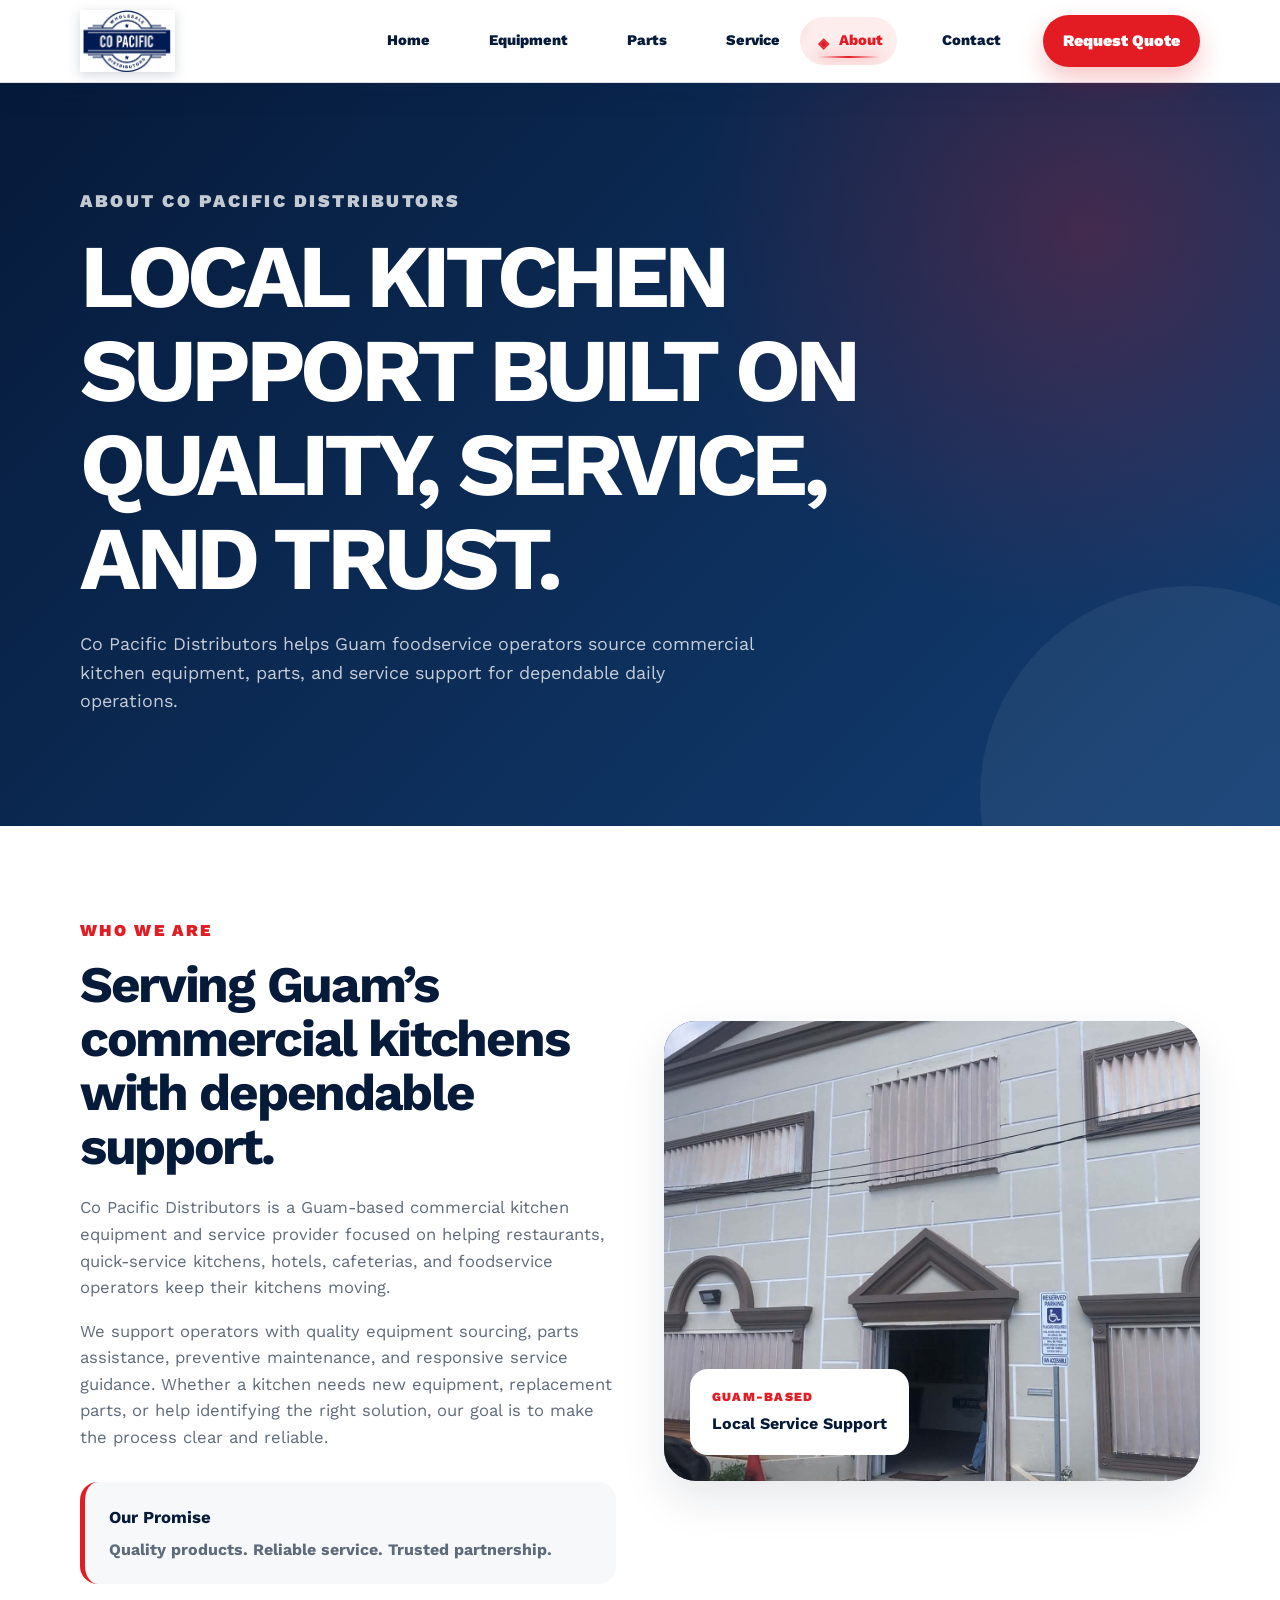
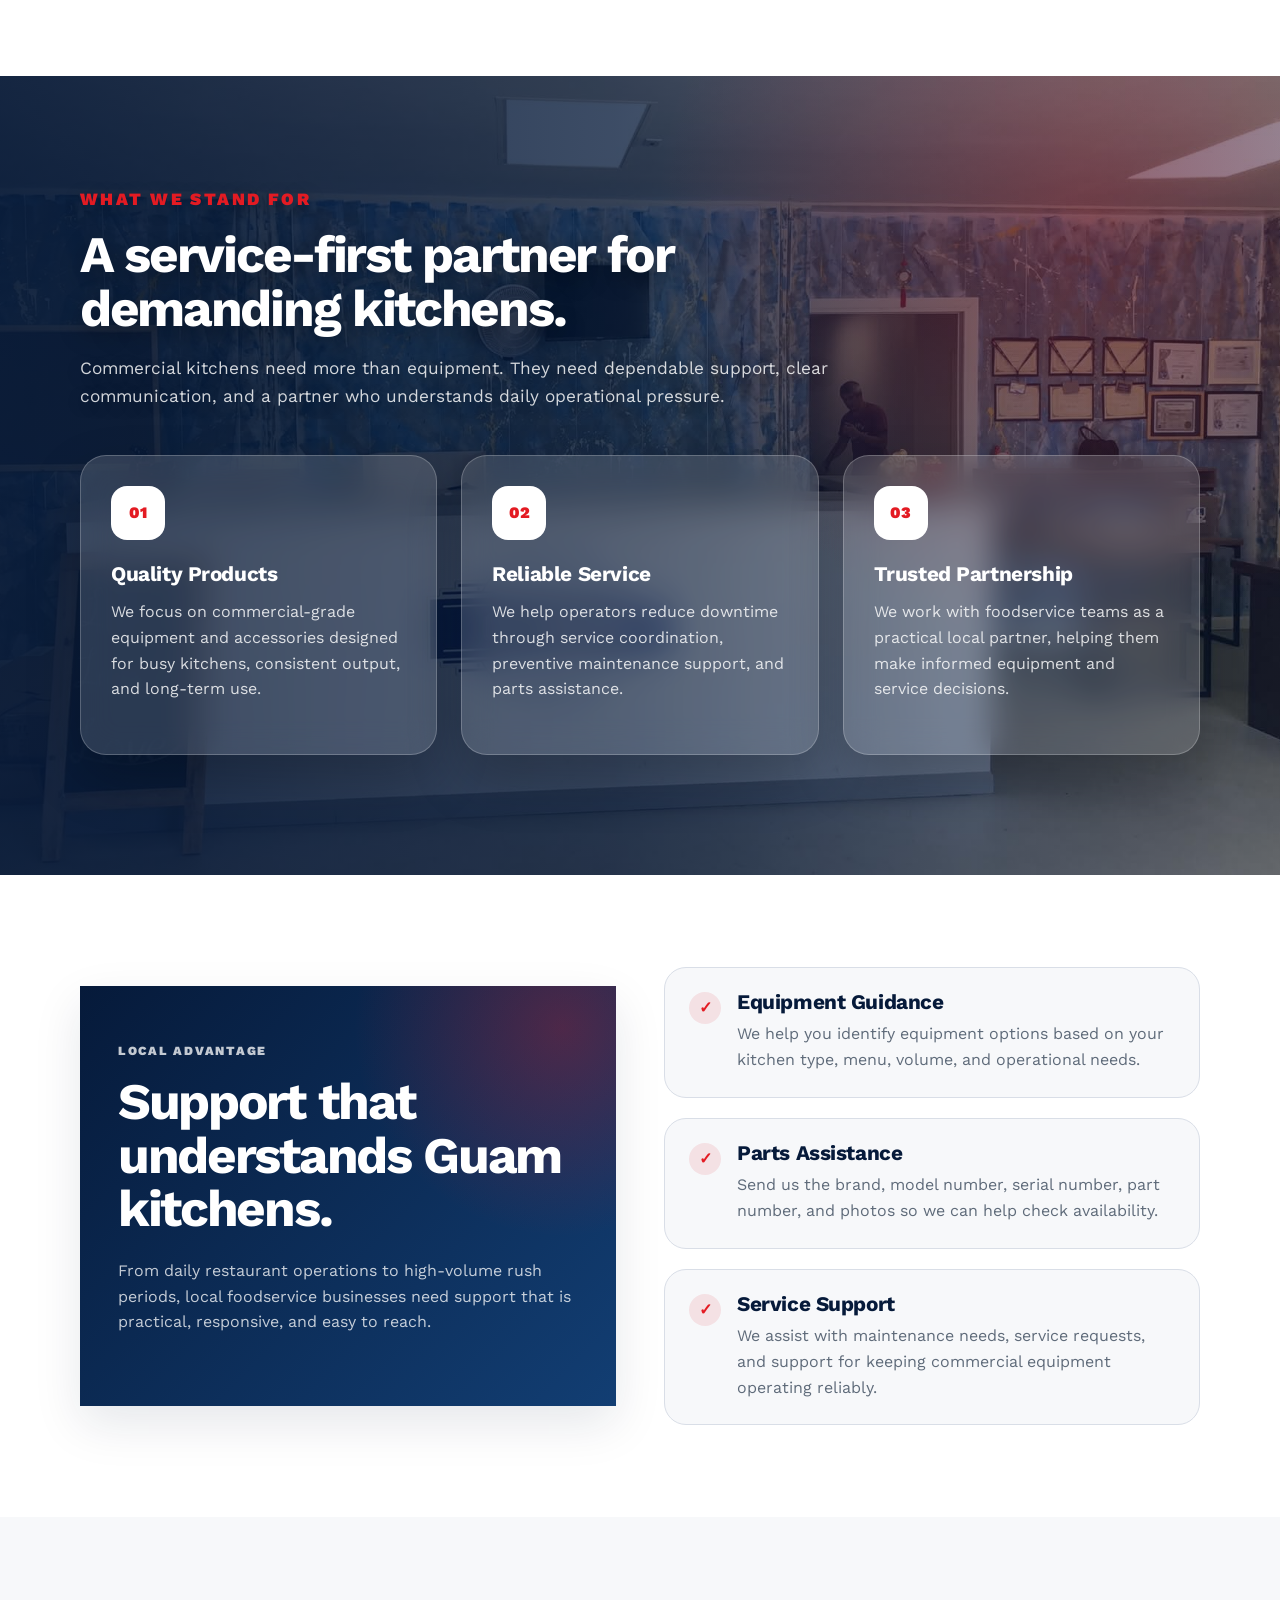
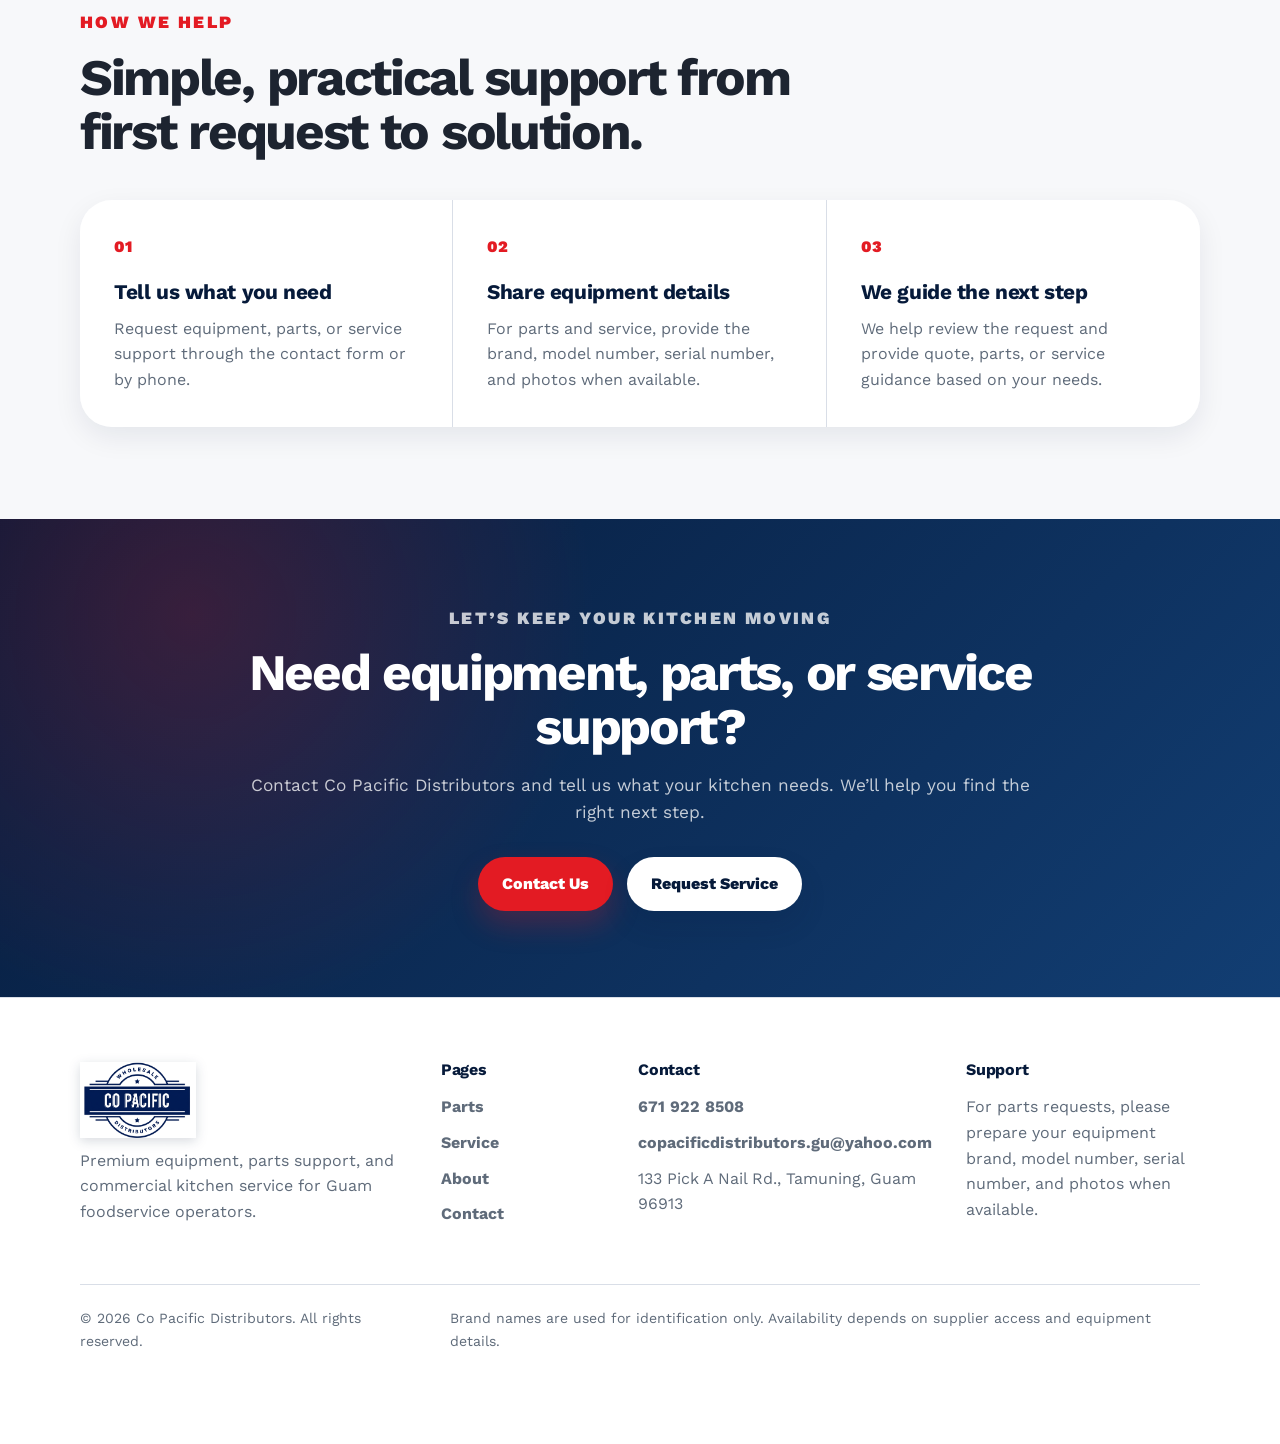
<file: about.html>
<!DOCTYPE html>
<html lang="en">
<head>
  <meta charset="UTF-8" />
  <meta name="viewport" content="width=device-width, initial-scale=1.0" />

  <title>About | Co Pacific Distributors</title>

  <meta
    name="description"
    content="Learn about Co Pacific Distributors, a Guam-based commercial kitchen equipment, parts, and service support provider."
  />

  <!-- Work Sans Font -->
  <link rel="preconnect" href="https://fonts.googleapis.com" />
  <link rel="preconnect" href="https://fonts.gstatic.com" crossorigin />
  <link
    href="https://fonts.googleapis.com/css2?family=Work+Sans:wght@400;500;600;700;800;900&display=swap"
    rel="stylesheet"
  />

  <!-- CSS -->
  <link rel="stylesheet" href="css/base.css" />
  <link rel="stylesheet" href="css/layout.css" />
<link rel="stylesheet" href="css/components.css?v=about-overlay-2" />
</head>

<body>
  <!-- ================= HEADER / NAVBAR ================= -->

  <!-- ================= HEADER / NAVBAR ================= -->
<header class="site-header">
  <div class="container header-container">
    <a href="index.html" class="brand brand-logo-link" aria-label="Co Pacific Distributors Home">
      <img
        src="assets/images/logo.png"
        alt="Co Pacific Distributors Logo"
        class="brand-logo"
      />
    </a>

    <button class="menu-toggle" data-menu-button aria-label="Open navigation menu">
      <span></span>
      <span></span>
      <span></span>
    </button>

    <nav class="site-nav kitchen-nav" data-nav>
      <a href="index.html">
        <span class="nav-icon">⌂</span>
        <span class="nav-label">Home</span>
        <span class="nav-steam"></span>
      </a>

      <a href="equipment.html">
        <span class="nav-icon">♨</span>
        <span class="nav-label">Equipment</span>
        <span class="nav-steam"></span>
      </a>

      <a href="parts.html">
        <span class="nav-icon">⚙</span>
        <span class="nav-label">Parts</span>
        <span class="nav-steam"></span>
      </a>

      <a href="service.html">
        <span class="nav-icon">✦</span>
        <span class="nav-label">Service</span>
        <span class="nav-steam"></span>
      </a>

      <a href="about.html">
        <span class="nav-icon">◈</span>
        <span class="nav-label">About</span>
        <span class="nav-steam"></span>
      </a>

      <a href="contact.html">
        <span class="nav-icon">☎</span>
        <span class="nav-label">Contact</span>
        <span class="nav-steam"></span>
      </a>
    </nav>

    <a href="contact.html" class="nav-cta">Request Quote</a>
  </div>
</header>

  <main>
    <!-- ================= ABOUT HERO ================= -->
    <section class="page-hero about-hero">
      <div class="container">
        <p class="eyebrow">About Co Pacific Distributors</p>

        <h1>Local kitchen support built on quality, service, and trust.</h1>

        <p>
          Co Pacific Distributors helps Guam foodservice operators source
          commercial kitchen equipment, parts, and service support for dependable
          daily operations.
        </p>
      </div>
    </section>

    <!-- ================= ABOUT INTRO ================= -->
    <section class="section about-intro">
      <div class="container grid-2 about-intro-layout">
        <div class="about-intro-content">
          <p class="eyebrow">Who We Are</p>

          <h2>Serving Guam’s commercial kitchens with dependable support.</h2>

          <p>
            Co Pacific Distributors is a Guam-based commercial kitchen equipment
            and service provider focused on helping restaurants, quick-service
            kitchens, hotels, cafeterias, and foodservice operators keep their
            kitchens moving.
          </p>

          <p>
            We support operators with quality equipment sourcing, parts
            assistance, preventive maintenance, and responsive service guidance.
            Whether a kitchen needs new equipment, replacement parts, or help
            identifying the right solution, our goal is to make the process clear
            and reliable.
          </p>

          <div class="about-highlight">
            <strong>Our Promise</strong>
            <span>Quality products. Reliable service. Trusted partnership.</span>
          </div>
        </div>

        <div class="about-photo-card">
          <img
            src="./assets/images/building.jpg"
            alt="Co Pacific Distributors office or location in Guam"
          />

          <div class="about-photo-badge">
            <span>Guam-Based</span>
            <strong>Local Service Support</strong>
          </div>
        </div>
      </div>
    </section>


    <!-- ================= VALUES ================= -->
<section class="section about-values about-values-overlay-section">
  <img
    src="./assets/images/about-office.jpg"
    alt="Co Pacific Distributors office reception"
    class="about-values-bg"
  />

  <div class="about-values-bg-shade"></div>

  <div class="container about-values-overlay-content">
    <div class="section-heading about-values-overlay-heading">
      <p class="eyebrow">What We Stand For</p>

      <h2>A service-first partner for demanding kitchens.</h2>

      <p>
        Commercial kitchens need more than equipment. They need dependable
        support, clear communication, and a partner who understands daily
        operational pressure.
      </p>
    </div>

    <div class="grid-3 values-grid overlay-values-grid">
      <article class="value-card overlay-value-card">
        <div class="value-number">01</div>

        <h3>Quality Products</h3>

        <p>
          We focus on commercial-grade equipment and accessories designed
          for busy kitchens, consistent output, and long-term use.
        </p>
      </article>

      <article class="value-card overlay-value-card">
        <div class="value-number">02</div>

        <h3>Reliable Service</h3>

        <p>
          We help operators reduce downtime through service coordination,
          preventive maintenance support, and parts assistance.
        </p>
      </article>

      <article class="value-card overlay-value-card">
        <div class="value-number">03</div>

        <h3>Trusted Partnership</h3>

        <p>
          We work with foodservice teams as a practical local partner,
          helping them make informed equipment and service decisions.
        </p>
      </article>
    </div>
  </div>
</section>

    <!-- ================= LOCAL SUPPORT ================= -->
    <section class="section local-support">
      <div class="container grid-2 local-support-layout">
        <div class="support-panel dark-card">
          <p class="eyebrow">Local Advantage</p>

          <h2>Support that understands Guam kitchens.</h2>

          <p>
            From daily restaurant operations to high-volume rush periods, local
            foodservice businesses need support that is practical, responsive,
            and easy to reach.
          </p>
        </div>

        <div class="support-list">
          <div class="support-item">
            <span>✓</span>

            <div>
              <h3>Equipment Guidance</h3>

              <p>
                We help you identify equipment options based on your kitchen
                type, menu, volume, and operational needs.
              </p>
            </div>
          </div>

          <div class="support-item">
            <span>✓</span>

            <div>
              <h3>Parts Assistance</h3>

              <p>
                Send us the brand, model number, serial number, part number, and
                photos so we can help check availability.
              </p>
            </div>
          </div>

          <div class="support-item">
            <span>✓</span>

            <div>
              <h3>Service Support</h3>

              <p>
                We assist with maintenance needs, service requests, and support
                for keeping commercial equipment operating reliably.
              </p>
            </div>
          </div>
        </div>
      </div>
    </section>

    <!-- ================= PROCESS ================= -->
    <section class="section about-process">
      <div class="container">
        <div class="section-heading">
          <p class="eyebrow">How We Help</p>

          <h2>Simple, practical support from first request to solution.</h2>
        </div>

        <div class="process-steps">
          <article class="process-step">
            <span>01</span>

            <h3>Tell us what you need</h3>

            <p>
              Request equipment, parts, or service support through the contact
              form or by phone.
            </p>
          </article>

          <article class="process-step">
            <span>02</span>

            <h3>Share equipment details</h3>

            <p>
              For parts and service, provide the brand, model number, serial
              number, and photos when available.
            </p>
          </article>

          <article class="process-step">
            <span>03</span>

            <h3>We guide the next step</h3>

            <p>
              We help review the request and provide quote, parts, or service
              guidance based on your needs.
            </p>
          </article>
        </div>
      </div>
    </section>

    <!-- ================= ABOUT CTA ================= -->
    <section class="final-cta about-final-cta">
      <div class="container final-cta-inner">
        <p class="eyebrow">Let’s Keep Your Kitchen Moving</p>

        <h2>Need equipment, parts, or service support?</h2>

        <p>
          Contact Co Pacific Distributors and tell us what your kitchen needs.
          We’ll help you find the right next step.
        </p>

    <div class="hero-actions">
  <a href="contact.html#contact-forms" class="btn btn-primary">Contact Us</a>
  <a href="contact.html#service-request" class="btn btn-secondary">Request Service</a>
</div>
      </div>
    </section>
  </main>


  
  <!-- ================= FOOTER ================= -->
  <footer class="site-footer">
    <div class="container footer-grid">
      <div>
        <a href="index.html" class="brand footer-brand brand-logo-link">
          <img
            src="assets/images/logo.png"
            alt="Co Pacific Distributors Logo"
            class="brand-logo footer-logo"
          />
        </a>

        <p>
          Premium equipment, parts support, and commercial kitchen service for
          Guam foodservice operators.
        </p>
      </div>

      <div>
        <h3>Pages</h3>

        <a href="parts.html">Parts</a>
        <a href="service.html">Service</a>
        <a href="about.html">About</a>
        <a href="contact.html">Contact</a>
      </div>

      <div>
        <h3>Contact</h3>

        <a href="tel:16719228508">671 922 8508</a>
        <a href="mailto:copacificdistributors.gu@yahoo.com">
          copacificdistributors.gu@yahoo.com
        </a>

        <p>133 Pick A Nail Rd., Tamuning, Guam 96913</p>
      </div>

      <div>
        <h3>Support</h3>

        <p>
          For parts requests, please prepare your equipment brand, model number,
          serial number, and photos when available.
        </p>
      </div>
    </div>

    <div class="container footer-bottom">
      <p>© 2026 Co Pacific Distributors. All rights reserved.</p>

      <p>
        Brand names are used for identification only. Availability depends on
        supplier access and equipment details.
      </p>
    </div>
  </footer>



  <!-- ================= MOBILE STICKY CTA ================= -->
  <div class="mobile-cta-bar">
    <a href="tel:16719228508">Call</a>
    <a href="service.html">Service</a>
    <a href="parts.html">Parts</a>
  </div>

  <!-- JS -->
<!-- JS -->
<script src="js/main.js?v=nav-2"></script>
<script src="js/forms.js?v=formsubmit-2"></script>
</body>
</html>
</file>
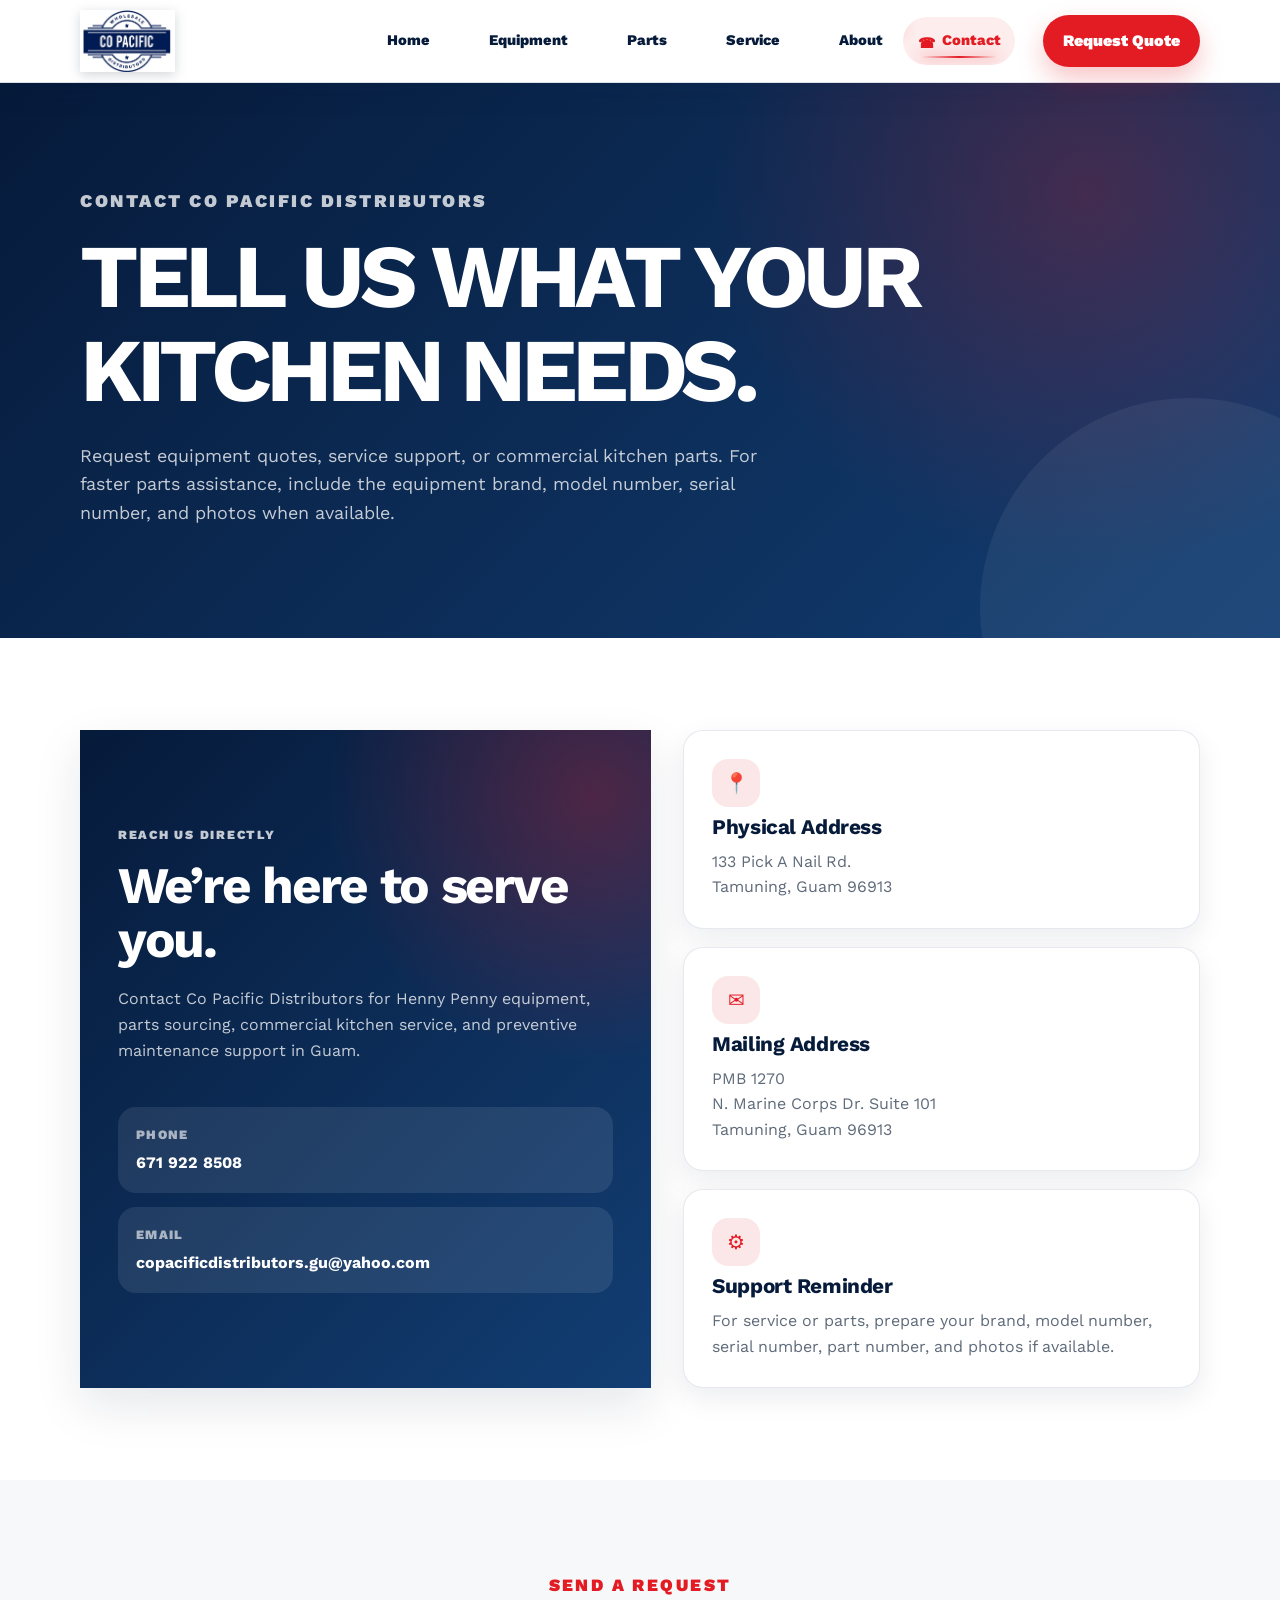
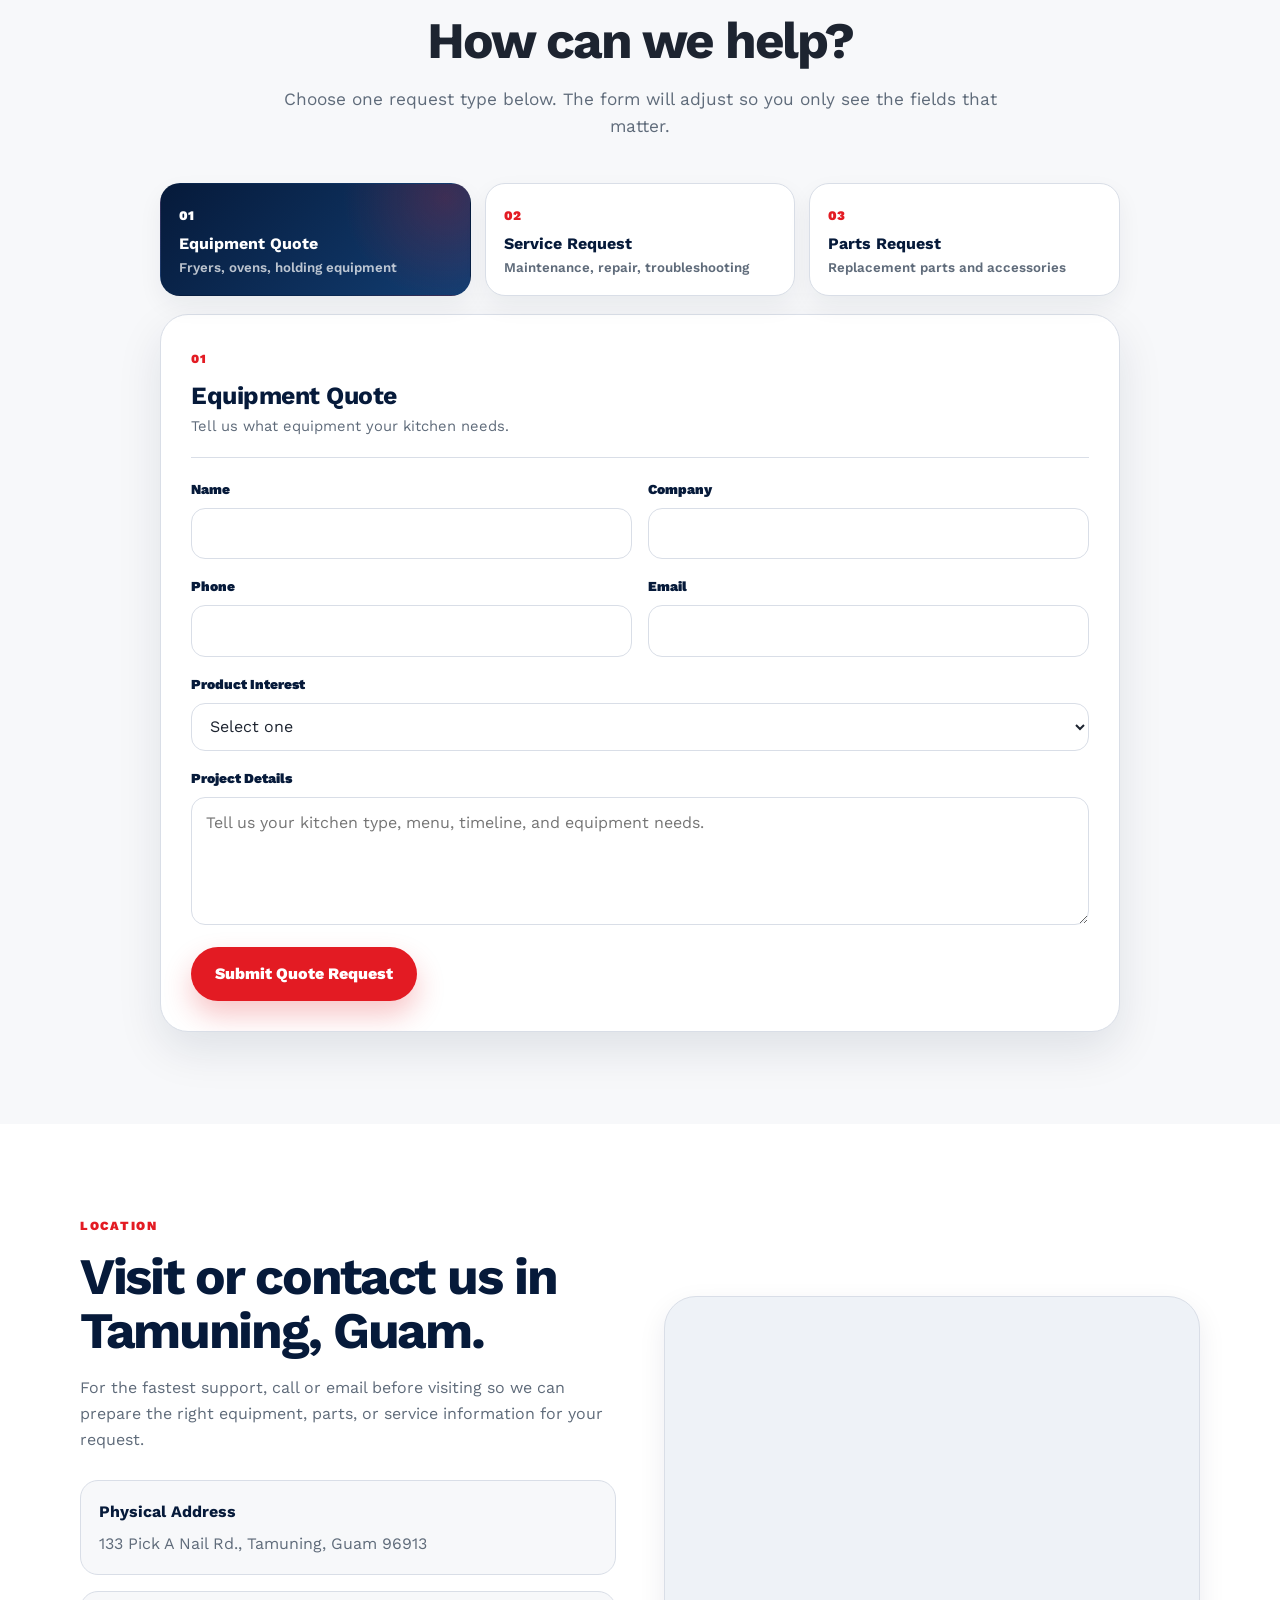
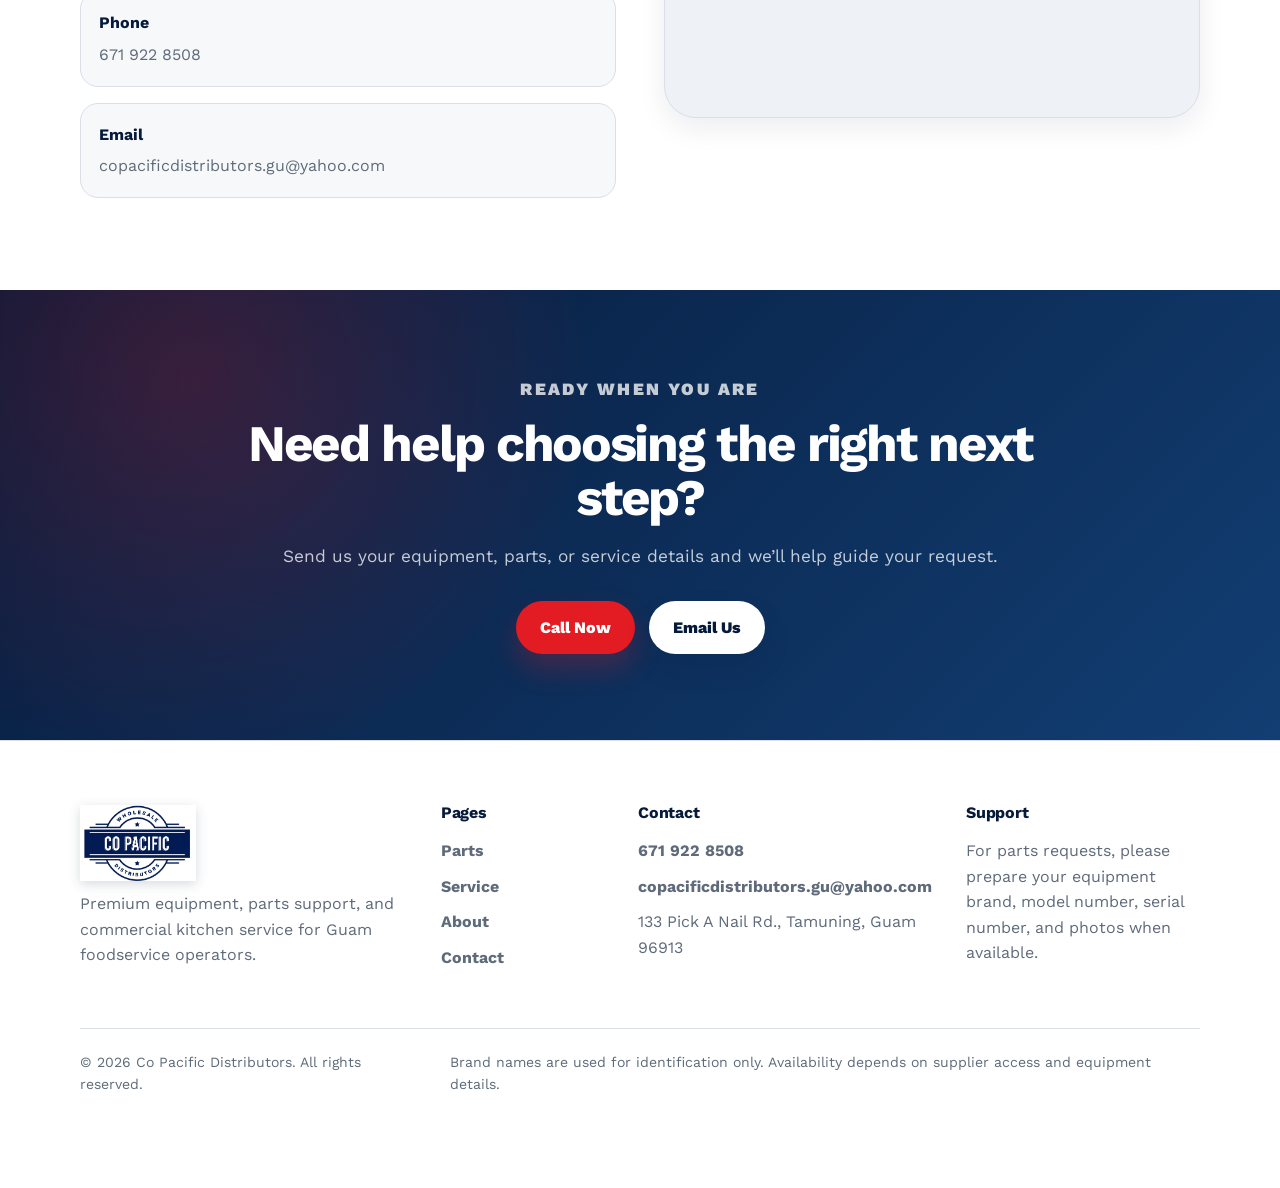
<file: contact.html>
<!DOCTYPE html>
<html lang="en">
<head>
  <meta charset="UTF-8" />
  <meta name="viewport" content="width=device-width, initial-scale=1.0" />

  <title>Contact | Co Pacific Distributors</title>

  <meta
    name="description"
    content="Contact Co Pacific Distributors for Henny Penny equipment quotes, commercial kitchen service, and parts support in Guam."
  />

  <!-- Work Sans Font -->
  <link rel="preconnect" href="https://fonts.googleapis.com" />
  <link rel="preconnect" href="https://fonts.gstatic.com" crossorigin />
  <link
    href="https://fonts.googleapis.com/css2?family=Work+Sans:wght@400;500;600;700;800;900&display=swap"
    rel="stylesheet"
  />

  <!-- CSS -->
  <link rel="stylesheet" href="css/base.css" />
  <link rel="stylesheet" href="css/layout.css" />
  <link rel="stylesheet" href="css/components.css" />
</head>

<body>
  <!-- ================= HEADER / NAVBAR ================= -->

<!-- ================= HEADER / NAVBAR ================= -->
<header class="site-header">
  <div class="container header-container">
    <a href="index.html" class="brand brand-logo-link" aria-label="Co Pacific Distributors Home">
      <img
        src="assets/images/logo.png"
        alt="Co Pacific Distributors Logo"
        class="brand-logo"
      />
    </a>

    <button class="menu-toggle" data-menu-button aria-label="Open navigation menu">
      <span></span>
      <span></span>
      <span></span>
    </button>

    <nav class="site-nav kitchen-nav" data-nav>
      <a href="index.html">
        <span class="nav-icon">⌂</span>
        <span class="nav-label">Home</span>
        <span class="nav-steam"></span>
      </a>

      <a href="equipment.html">
        <span class="nav-icon">♨</span>
        <span class="nav-label">Equipment</span>
        <span class="nav-steam"></span>
      </a>

      <a href="parts.html">
        <span class="nav-icon">⚙</span>
        <span class="nav-label">Parts</span>
        <span class="nav-steam"></span>
      </a>

      <a href="service.html">
        <span class="nav-icon">✦</span>
        <span class="nav-label">Service</span>
        <span class="nav-steam"></span>
      </a>

      <a href="about.html">
        <span class="nav-icon">◈</span>
        <span class="nav-label">About</span>
        <span class="nav-steam"></span>
      </a>

      <a href="contact.html">
        <span class="nav-icon">☎</span>
        <span class="nav-label">Contact</span>
        <span class="nav-steam"></span>
      </a>
    </nav>

    <a href="contact.html" class="nav-cta">Request Quote</a>
  </div>
</header>
  <main>
    <!-- ================= CONTACT HERO ================= -->
    <section class="page-hero contact-hero">
      <div class="container">
        <p class="eyebrow">Contact Co Pacific Distributors</p>

        <h1>Tell us what your kitchen needs.</h1>

        <p>
          Request equipment quotes, service support, or commercial kitchen parts.
          For faster parts assistance, include the equipment brand, model number,
          serial number, and photos when available.
        </p>
      </div>
    </section>

    <!-- ================= CONTACT INFO ================= -->
    <section class="section contact-overview">
      <div class="container contact-overview-grid">
        <div class="contact-main-card dark-card">
          <p class="eyebrow">Reach Us Directly</p>
          <h2>We’re here to serve you.</h2>

          <p>
            Contact Co Pacific Distributors for Henny Penny equipment, parts
            sourcing, commercial kitchen service, and preventive maintenance
            support in Guam.
          </p>

          <div class="contact-action-list">
            <a href="tel:16719228508">
              <span>Phone</span>
              <strong>671 922 8508</strong>
            </a>

            <a href="mailto:copacificdistributors.gu@yahoo.com">
              <span>Email</span>
              <strong>copacificdistributors.gu@yahoo.com</strong>
            </a>
          </div>
        </div>

        <div class="contact-detail-cards">
          <article class="contact-detail-card card">
            <span class="contact-icon">📍</span>
            <h3>Physical Address</h3>
            <p>133 Pick A Nail Rd.<br />Tamuning, Guam 96913</p>
          </article>

          <article class="contact-detail-card card">
            <span class="contact-icon">✉</span>
            <h3>Mailing Address</h3>
            <p>
              PMB 1270<br />
              N. Marine Corps Dr. Suite 101<br />
              Tamuning, Guam 96913
            </p>
          </article>

          <article class="contact-detail-card card">
            <span class="contact-icon">⚙</span>
            <h3>Support Reminder</h3>
            <p>
              For service or parts, prepare your brand, model number, serial
              number, part number, and photos if available.
            </p>
          </article>
        </div>
      </div>
    </section>

  <!-- ================= CONTACT FORMS ================= -->
<section class="section contact-forms-section compact-contact-forms" id="contact-forms">
  <div class="container">
    <div class="section-heading centered">
      <p class="eyebrow">Send a Request</p>
      <h2>How can we help?</h2>
      <p>
        Choose one request type below. The form will adjust so you only see the
        fields that matter.
      </p>
    </div>

    <div class="compact-request-wrapper">
      <!-- REQUEST TYPE SELECTOR -->
      <div class="request-type-tabs" data-form-tabs>
        <button class="request-tab is-active" type="button" data-tab-target="quote">
          <span>01</span>
          <strong>Equipment Quote</strong>
          <small>Fryers, ovens, holding equipment</small>
        </button>

        <button class="request-tab" type="button" data-tab-target="service">
          <span>02</span>
          <strong>Service Request</strong>
          <small>Maintenance, repair, troubleshooting</small>
        </button>

        <button class="request-tab" type="button" data-tab-target="parts">
          <span>03</span>
          <strong>Parts Request</strong>
          <small>Replacement parts and accessories</small>
        </button>
      </div>

      <div class="compact-form-shell">
        <!-- EQUIPMENT QUOTE FORM -->
       <form
  class="request-form compact-form-panel is-active"
  data-form
  data-form-panel="quote"
  action="https://formsubmit.co/ajax/copacificdistributors.gu@yahoo.com"
  method="POST"
  data-endpoint="https://formsubmit.co/ajax/copacificdistributors.gu@yahoo.com"
>
          <input type="hidden" name="_subject" value="New Equipment Quote Request - Co Pacific Distributors" />
          <input type="hidden" name="_template" value="table" />
          <input type="hidden" name="_captcha" value="false" />
          <input type="text" name="_honey" style="display: none;" tabindex="-1" autocomplete="off" />

          <div class="compact-form-header">
            <div>
              <span class="compact-form-number">01</span>
              <h3>Equipment Quote</h3>
              <p>Tell us what equipment your kitchen needs.</p>
            </div>
          </div>

          <div class="compact-form-grid">
            <div class="form-row">
              <label for="quote-name">Name</label>
              <input id="quote-name" name="name" type="text" required />
            </div>

            <div class="form-row">
              <label for="quote-company">Company</label>
              <input id="quote-company" name="company" type="text" required />
            </div>

            <div class="form-row">
              <label for="quote-phone">Phone</label>
              <input id="quote-phone" name="phone" type="tel" required />
            </div>

            <div class="form-row">
              <label for="quote-email">Email</label>
              <input id="quote-email" name="email" type="email" required />
            </div>

            <div class="form-row compact-full">
              <label for="quote-product">Product Interest</label>
              <select id="quote-product" name="product_interest" required>
                <option value="">Select one</option>
                <option value="open-fryer">Open fryer</option>
                <option value="pressure-fryer">Pressure fryer</option>
                <option value="combi-oven">Combi oven</option>
                <option value="holding-equipment">Holding equipment</option>
                <option value="accessories">Accessories</option>
                <option value="not-sure">Not sure yet</option>
              </select>
            </div>

            <div class="form-row compact-full">
              <label for="quote-message">Project Details</label>
              <textarea
                id="quote-message"
                name="message"
                rows="4"
                placeholder="Tell us your kitchen type, menu, timeline, and equipment needs."
                required
              ></textarea>
            </div>
          </div>

          <div class="compact-form-footer">
            <button type="submit" class="btn btn-primary">Submit Quote Request</button>
            <p class="form-message" data-form-message></p>
          </div>
        </form>

        <!-- SERVICE REQUEST FORM -->
<form
  class="request-form compact-form-panel"
  id="service-request"
  data-form
  data-form-panel="service"
  action="https://formsubmit.co/ajax/copacificdistributors.gu@yahoo.com"
  method="POST"
  data-endpoint="https://formsubmit.co/ajax/copacificdistributors.gu@yahoo.com"
>
          <input type="hidden" name="_subject" value="New Service Request - Co Pacific Distributors" />
          <input type="hidden" name="_template" value="table" />
          <input type="hidden" name="_captcha" value="false" />
          <input type="text" name="_honey" style="display: none;" tabindex="-1" autocomplete="off" />

          <div class="compact-form-header">
            <div>
              <span class="compact-form-number">02</span>
              <h3>Service Request</h3>
              <p>Send equipment details and describe the issue.</p>
            </div>
          </div>

          <div class="compact-form-grid">
            <div class="form-row">
              <label for="service-name">Name</label>
              <input id="service-name" name="name" type="text" required />
            </div>

            <div class="form-row">
              <label for="service-company">Company</label>
              <input id="service-company" name="company" type="text" required />
            </div>

            <div class="form-row">
              <label for="service-phone">Phone</label>
              <input id="service-phone" name="phone" type="tel" required />
            </div>

            <div class="form-row">
              <label for="service-email">Email</label>
              <input id="service-email" name="email" type="email" required />
            </div>

            <div class="form-row">
              <label for="service-brand">Equipment Brand</label>
              <input
                id="service-brand"
                name="equipment_brand"
                type="text"
                placeholder="Example: Henny Penny"
                required
              />
            </div>

            <div class="form-row">
              <label for="service-model">Model Number</label>
              <input id="service-model" name="model_number" type="text" />
            </div>

            <div class="form-row">
              <label for="service-serial">Serial Number</label>
              <input id="service-serial" name="serial_number" type="text" />
            </div>

            <div class="form-row">
              <label for="service-urgency">Urgency</label>
              <select id="service-urgency" name="urgency" required>
                <option value="">Select one</option>
                <option value="urgent">Urgent</option>
                <option value="soon">Soon</option>
                <option value="maintenance">Preventive maintenance</option>
                <option value="general">General support</option>
              </select>
            </div>

            <div class="form-row compact-full">
              <label for="service-message">Issue Description</label>
              <textarea
                id="service-message"
                name="message"
                rows="4"
                placeholder="Describe the issue, error message, or service need."
                required
              ></textarea>
            </div>
          </div>

          <div class="compact-form-footer">
            <button type="submit" class="btn btn-primary">Submit Service Request</button>
            <p class="form-message" data-form-message></p>
          </div>
        </form>

        <!-- PARTS REQUEST FORM -->
<form
  class="request-form compact-form-panel"
  data-form
  data-form-panel="parts"
  action="https://formsubmit.co/ajax/copacificdistributors.gu@yahoo.com"
  method="POST"
  data-endpoint="https://formsubmit.co/ajax/copacificdistributors.gu@yahoo.com"
>
          <input type="hidden" name="_subject" value="New Parts Request - Co Pacific Distributors" />
          <input type="hidden" name="_template" value="table" />
          <input type="hidden" name="_captcha" value="false" />
          <input type="text" name="_honey" style="display: none;" tabindex="-1" autocomplete="off" />

          <div class="compact-form-header">
            <div>
              <span class="compact-form-number">03</span>
              <h3>Parts Request</h3>
              <p>Send brand, model, serial, and part details if available.</p>
            </div>
          </div>

          <div class="compact-form-grid">
            <div class="form-row">
              <label for="parts-name">Name</label>
              <input id="parts-name" name="name" type="text" required />
            </div>

            <div class="form-row">
              <label for="parts-company">Company</label>
              <input id="parts-company" name="company" type="text" required />
            </div>

            <div class="form-row">
              <label for="parts-phone">Phone</label>
              <input id="parts-phone" name="phone" type="tel" required />
            </div>

            <div class="form-row">
              <label for="parts-email">Email</label>
              <input id="parts-email" name="email" type="email" required />
            </div>

            <div class="form-row">
              <label for="parts-brand">Equipment Brand</label>
              <input
                id="parts-brand"
                name="equipment_brand"
                type="text"
                placeholder="Example: Henny Penny"
                required
              />
            </div>

            <div class="form-row">
              <label for="parts-model">Model Number</label>
              <input id="parts-model" name="model_number" type="text" required />
            </div>

            <div class="form-row">
              <label for="parts-serial">Serial Number</label>
              <input id="parts-serial" name="serial_number" type="text" />
            </div>

            <div class="form-row">
              <label for="parts-number">Part Number</label>
              <input
                id="parts-number"
                name="part_number"
                type="text"
                placeholder="If known"
              />
            </div>

            <div class="form-row compact-full">
              <label for="parts-message">Parts Details</label>
              <textarea
                id="parts-message"
                name="message"
                rows="4"
                placeholder="Describe the part needed. Mention damage, quantity, or equipment issue."
                required
              ></textarea>
            </div>
          </div>

          <div class="compact-form-footer">
            <button type="submit" class="btn btn-primary">Submit Parts Request</button>
            <p class="form-message" data-form-message></p>
          </div>
        </form>
      </div>
    </div>
  </div>
</section>
    <!-- ================= MAP / LOCATION ================= -->
    <section class="section contact-location">
      <div class="container grid-2 contact-location-grid">
        <div>
          <p class="eyebrow">Location</p>
          <h2>Visit or contact us in Tamuning, Guam.</h2>

          <p>
            For the fastest support, call or email before visiting so we can
            prepare the right equipment, parts, or service information for your
            request.
          </p>

          <div class="location-list">
            <div>
              <strong>Physical Address</strong>
              <span>133 Pick A Nail Rd., Tamuning, Guam 96913</span>
            </div>

            <div>
              <strong>Phone</strong>
              <span>671 922 8508</span>
            </div>

            <div>
              <strong>Email</strong>
              <span>copacificdistributors.gu@yahoo.com</span>
            </div>
          </div>
        </div>

        <div class="map-card">
          <iframe
            src="https://www.google.com/maps/embed?pb=!1m14!1m8!1m3!1d5021.400778247094!2d144.785751!3d13.4917077!3m2!1i1024!2i768!4f13.1!3m3!1m2!1s0x671f82a095fae0e9%3A0xb37b21b569190b6b!2s133%20Pick%20A%20Nail%20Rd%2C%20Tamuning%2C%2096913%2C%20Guam!5e1!3m2!1sen!2sph!4v1781426861405!5m2!1sen!2sph"
            width="600"
            height="450"
            style="border:0;"
            allowfullscreen=""
            loading="lazy"
            referrerpolicy="no-referrer-when-downgrade"
            title="Map showing 133 Pick A Nail Rd, Tamuning, Guam 96913"
          ></iframe>
        </div>
      </div>
    </section>

    <!-- ================= FINAL CTA ================= -->
    <section class="final-cta">
      <div class="container final-cta-inner">
        <p class="eyebrow">Ready When You Are</p>

        <h2>Need help choosing the right next step?</h2>

        <p>
          Send us your equipment, parts, or service details and we’ll help guide
          your request.
        </p>

        <div class="hero-actions">
          <a href="tel:16719228508" class="btn btn-primary">Call Now</a>
          <a href="mailto:copacificdistributors.gu@yahoo.com" class="btn btn-secondary">
            Email Us
          </a>
        </div>
      </div>
    </section>
  </main>


  
  <!-- ================= FOOTER ================= -->
  <footer class="site-footer">
    <div class="container footer-grid">
      <div>
        <a href="index.html" class="brand footer-brand brand-logo-link">
          <img
            src="assets/images/logo.png"
            alt="Co Pacific Distributors Logo"
            class="brand-logo footer-logo"
          />
        </a>

        <p>
          Premium equipment, parts support, and commercial kitchen service for
          Guam foodservice operators.
        </p>
      </div>

      <div>
        <h3>Pages</h3>

        <a href="parts.html">Parts</a>
        <a href="service.html">Service</a>
        <a href="about.html">About</a>
        <a href="contact.html">Contact</a>
      </div>

      <div>
        <h3>Contact</h3>

        <a href="tel:16719228508">671 922 8508</a>
        <a href="mailto:copacificdistributors.gu@yahoo.com">
          copacificdistributors.gu@yahoo.com
        </a>

        <p>133 Pick A Nail Rd., Tamuning, Guam 96913</p>
      </div>

      <div>
        <h3>Support</h3>

        <p>
          For parts requests, please prepare your equipment brand, model number,
          serial number, and photos when available.
        </p>
      </div>
    </div>

    <div class="container footer-bottom">
      <p>© 2026 Co Pacific Distributors. All rights reserved.</p>

      <p>
        Brand names are used for identification only. Availability depends on
        supplier access and equipment details.
      </p>
    </div>
  </footer>



  <!-- ================= MOBILE STICKY CTA ================= -->
  <div class="mobile-cta-bar">
    <a href="tel:16719228508">Call</a>
    <a href="service.html">Service</a>
    <a href="parts.html">Parts</a>
  </div>

  <!-- JS -->
  <script src="js/main.js"></script>
<script src="js/forms.js?v=formsubmit-2"></script>
</body>
</html>
</file>
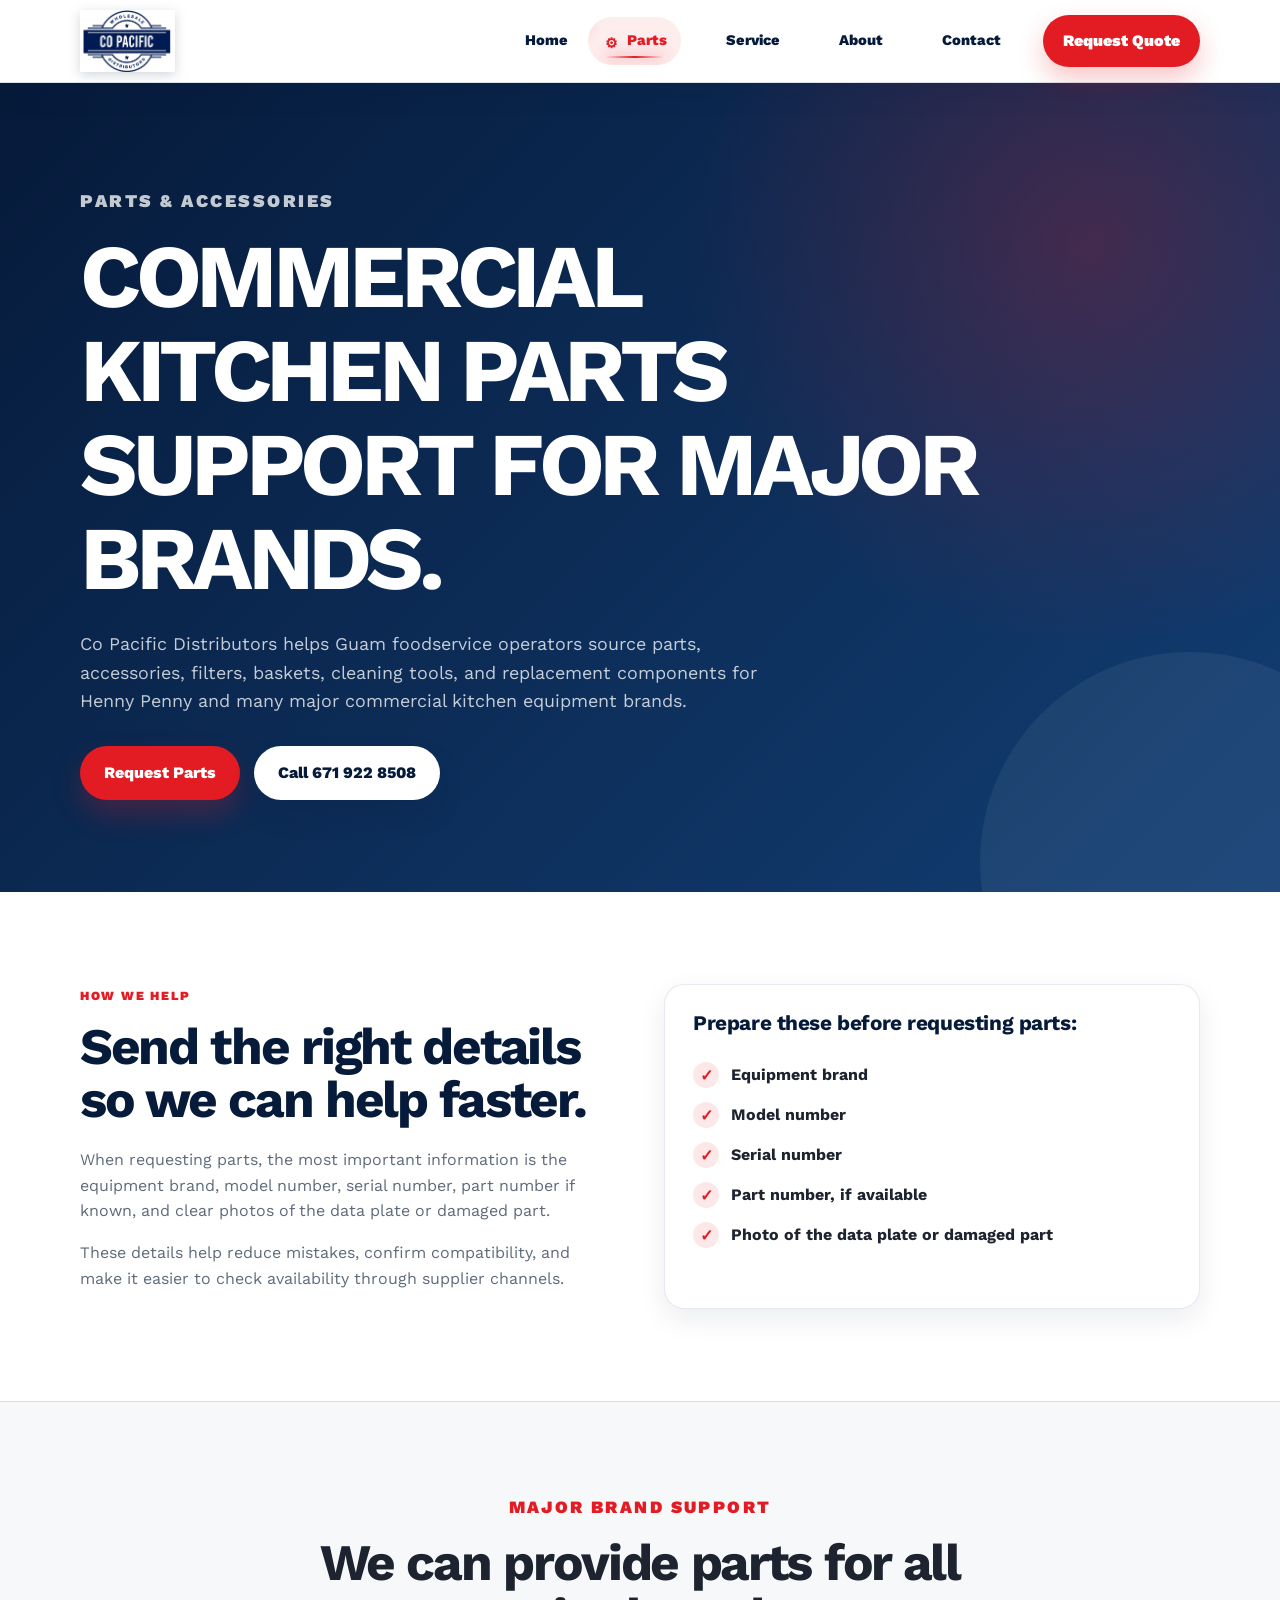
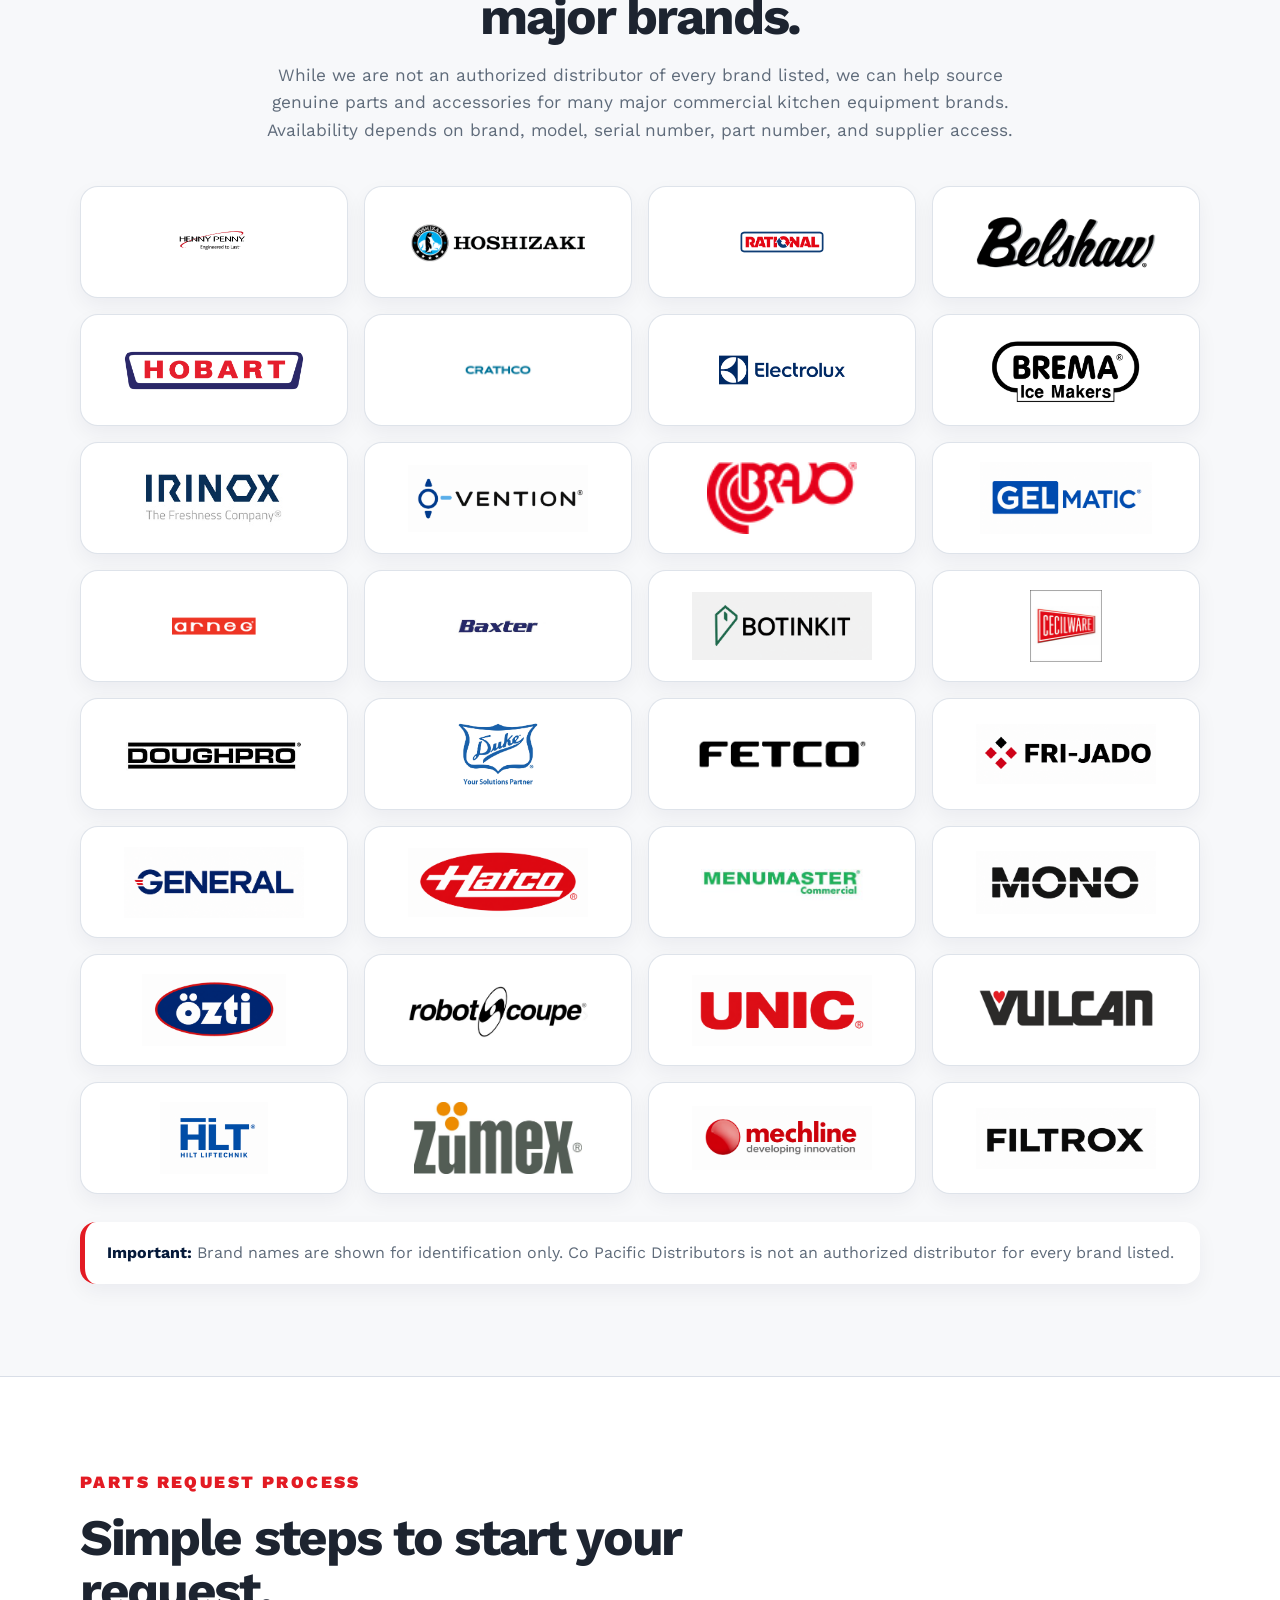
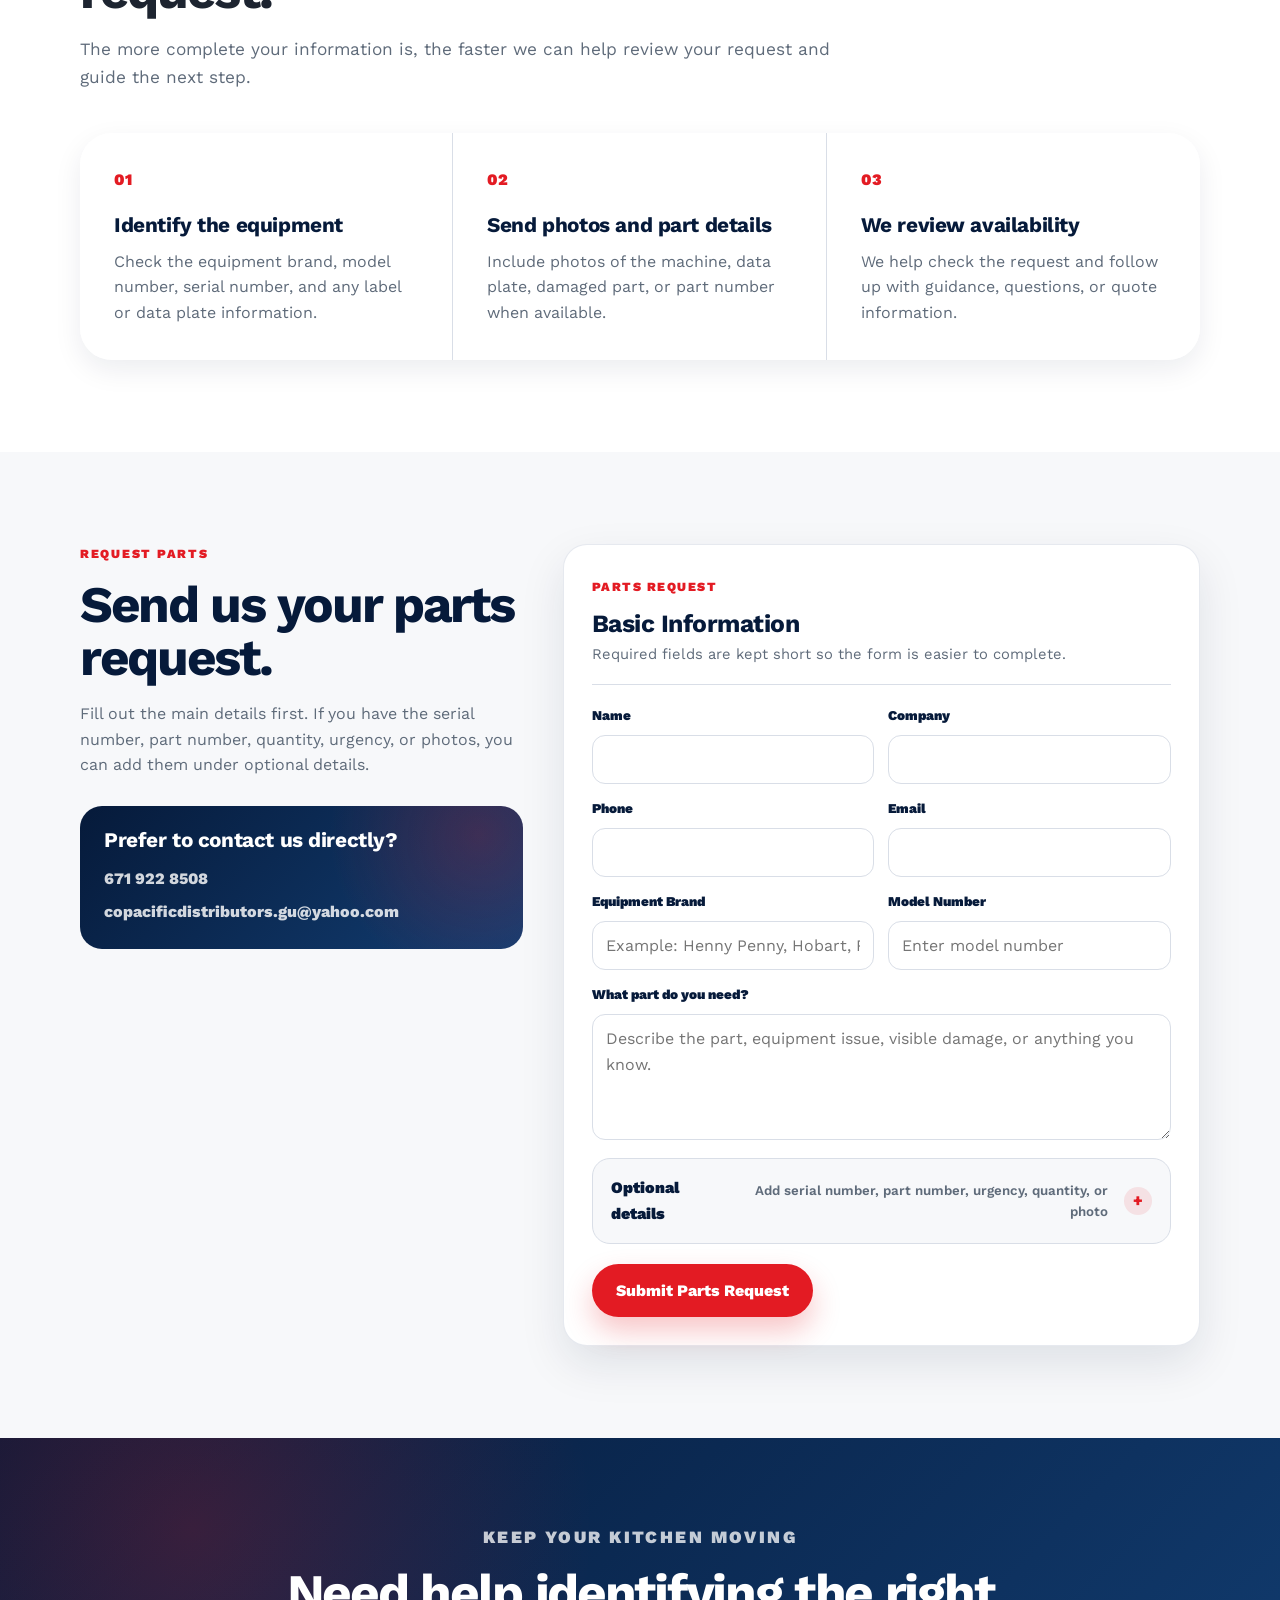
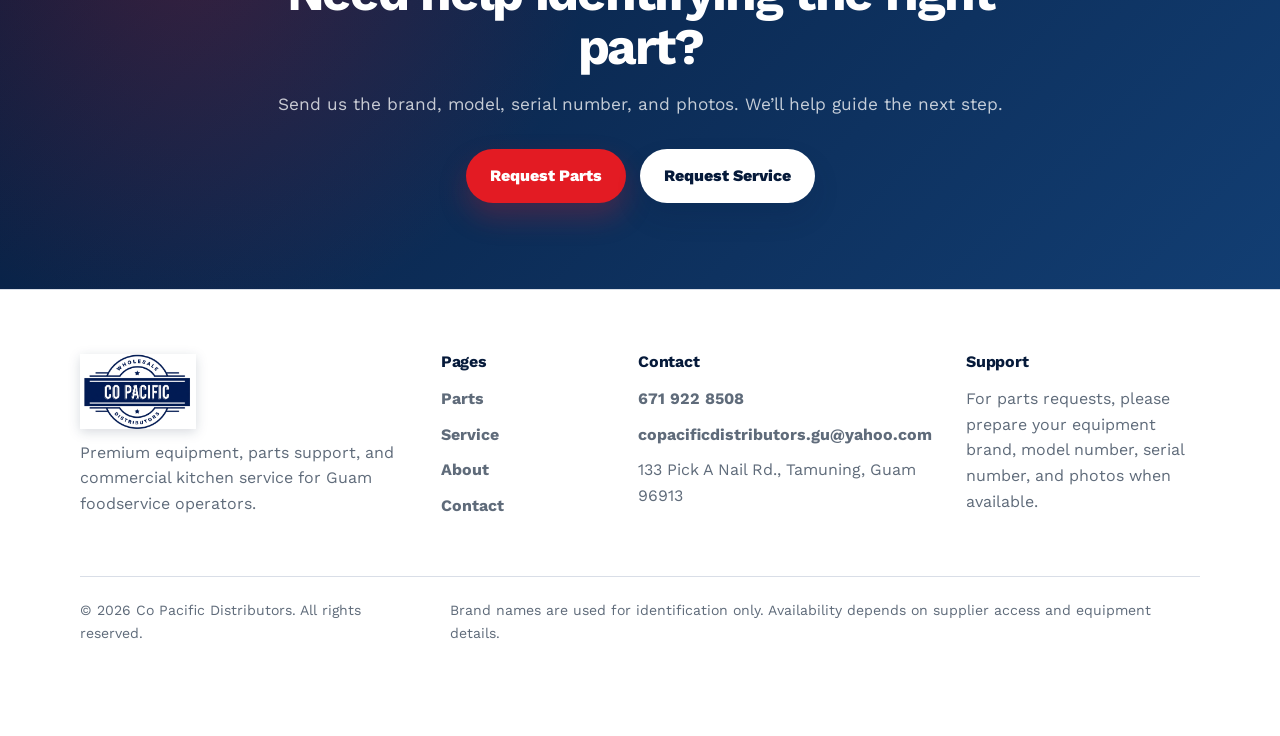
<file: parts.html>
<!DOCTYPE html>
<html lang="en">
<head>
  <meta charset="UTF-8" />
  <meta name="viewport" content="width=device-width, initial-scale=1.0" />

  <title>Parts | Co Pacific Distributors</title>

  <meta
    name="description"
    content="Request commercial kitchen equipment parts from Co Pacific Distributors in Guam. We help source parts and accessories for Henny Penny and many major kitchen equipment brands."
  />

  <!-- Work Sans Font -->
  <link rel="preconnect" href="https://fonts.googleapis.com" />
  <link rel="preconnect" href="https://fonts.gstatic.com" crossorigin />
  <link
    href="https://fonts.googleapis.com/css2?family=Work+Sans:wght@400;500;600;700;800;900&display=swap"
    rel="stylesheet"
  />

  <!-- CSS -->
  <link rel="stylesheet" href="css/base.css" />
  <link rel="stylesheet" href="css/layout.css" />
  <link rel="stylesheet" href="css/components.css" />
</head>

<body>
  <!-- ================= HEADER / NAVBAR ================= -->

<header class="site-header">
  <div class="container header-container">
    <a href="index.html" class="brand brand-logo-link" aria-label="Co Pacific Distributors Home">
      <img 
        src="assets/images/logo.png" 
        alt="Co Pacific Distributors Logo" 
        class="brand-logo"
      />
    </a>

    <button class="menu-toggle" data-menu-button aria-label="Open navigation menu">
      <span></span>
      <span></span>
      <span></span>
    </button>

    <nav class="site-nav kitchen-nav" data-nav>
      <a href="index.html">
        <span class="nav-icon">⌂</span>
        <span class="nav-label">Home</span>
        <span class="nav-steam"></span>
      </a>

    

      <a href="parts.html">
        <span class="nav-icon">⚙</span>
        <span class="nav-label">Parts</span>
        <span class="nav-steam"></span>
      </a>

      <a href="service.html">
        <span class="nav-icon">✦</span>
        <span class="nav-label">Service</span>
        <span class="nav-steam"></span>
      </a>

      <a href="about.html">
        <span class="nav-icon">◈</span>
        <span class="nav-label">About</span>
        <span class="nav-steam"></span>
      </a>

      <a href="contact.html">
        <span class="nav-icon">☎</span>
        <span class="nav-label">Contact</span>
        <span class="nav-steam"></span>
      </a>
    </nav>

    <a href="contact.html" class="nav-cta">Request Quote</a>
  </div>
</header>
  <main>
    <!-- ================= PARTS HERO ================= -->
    <section class="page-hero parts-hero">
      <div class="container">
        <p class="eyebrow">Parts & Accessories</p>

        <h1>Commercial kitchen parts support for major brands.</h1>

        <p>
          Co Pacific Distributors helps Guam foodservice operators source parts,
          accessories, filters, baskets, cleaning tools, and replacement
          components for Henny Penny and many major commercial kitchen equipment
          brands.
        </p>

        <div class="hero-actions">
          <a href="#parts-request-form" class="btn btn-primary">Request Parts</a>
          <a href="tel:16719228508" class="btn btn-secondary">Call 671 922 8508</a>
        </div>
      </div>
    </section>

    <!-- ================= PARTS INTRO ================= -->
    <section class="section parts-intro">
      <div class="container grid-2 parts-intro-layout">
        <div>
          <p class="eyebrow">How We Help</p>

          <h2>Send the right details so we can help faster.</h2>

          <p>
            When requesting parts, the most important information is the
            equipment brand, model number, serial number, part number if known,
            and clear photos of the data plate or damaged part.
          </p>

          <p>
            These details help reduce mistakes, confirm compatibility, and make
            it easier to check availability through supplier channels.
          </p>
        </div>

        <div class="parts-check-card card">
          <h3>Prepare these before requesting parts:</h3>

          <div class="check-list">
            <div>
              <span>✓</span>
              <p>Equipment brand</p>
            </div>

            <div>
              <span>✓</span>
              <p>Model number</p>
            </div>

            <div>
              <span>✓</span>
              <p>Serial number</p>
            </div>

            <div>
              <span>✓</span>
              <p>Part number, if available</p>
            </div>

            <div>
              <span>✓</span>
              <p>Photo of the data plate or damaged part</p>
            </div>
          </div>
        </div>
      </div>
    </section>

    <!-- ================= MAJOR BRANDS ================= -->
    <section class="section major-brands">
      <div class="container">
        <div class="section-heading centered">
          <p class="eyebrow">Major Brand Support</p>

          <h2>We can provide parts for all major brands.</h2>

          <p>
            While we are not an authorized distributor of every brand listed, we
            can help source genuine parts and accessories for many major
            commercial kitchen equipment brands. Availability depends on brand,
            model, serial number, part number, and supplier access.
          </p>
        </div>

        <div class="brand-logo-grid">
          <div class="brand-logo-card">
            <img src="assets/logos/henny-penny.png" alt="Henny Penny logo placeholder" />
          </div>

          <div class="brand-logo-card">
            <img src="assets/logos/hoshizaki.png" alt="Hoshizaki logo placeholder" />
          </div>

          <div class="brand-logo-card">
            <img src="assets/logos/rational.png" alt="Rational logo placeholder" />
          </div>

          <div class="brand-logo-card">
            <img src="assets/logos/belshaw.png" alt="Belshaw logo placeholder" />
          </div>

          <div class="brand-logo-card">
            <img src="assets/logos/hobart.png" alt="Hobart logo placeholder" />
          </div>

          <div class="brand-logo-card">
            <img src="assets/logos/crathco.png" alt="Crathco logo placeholder" />
          </div>

          <div class="brand-logo-card">
            <img src="assets/logos/electrolux.png" alt="Electrolux logo placeholder" />
          </div>

          <div class="brand-logo-card">
            <img src="assets/logos/brema.png" alt="Brema logo placeholder" />
          </div>

          <div class="brand-logo-card">
            <img src="assets/logos/irinox.png" alt="Irinox logo placeholder" />
          </div>

          <div class="brand-logo-card">
            <img src="assets/logos/ovention.png" alt="Ovention logo placeholder" />
          </div>

          <div class="brand-logo-card">
            <img src="assets/logos/bravo.png" alt="Bravo logo placeholder" />
          </div>

          <div class="brand-logo-card">
            <img src="assets/logos/gel-matic.png" alt="Gel Matic logo placeholder" />
          </div>

          <div class="brand-logo-card">
            <img src="assets/logos/arneg.png" alt="Arneg logo placeholder" />
          </div>

          <div class="brand-logo-card">
            <img src="assets/logos/baxter.png" alt="Baxter logo placeholder" />
          </div>

          <div class="brand-logo-card">
            <img src="assets/logos/botinkit.png" alt="Botinkit logo placeholder" />
          </div>

          <div class="brand-logo-card">
            <img src="assets/logos/cecilware.png" alt="Cecilware logo placeholder" />
          </div>

          <div class="brand-logo-card">
            <img src="assets/logos/doughpro.png" alt="DoughPro logo placeholder" />
          </div>

          <div class="brand-logo-card">
            <img src="assets/logos/duke.png" alt="Duke logo placeholder" />
          </div>

          <div class="brand-logo-card">
            <img src="assets/logos/fetco.png" alt="Fetco logo placeholder" />
          </div>

          <div class="brand-logo-card">
            <img src="assets/logos/fri-jado.png" alt="Fri-Jado logo placeholder" />
          </div>

          <div class="brand-logo-card">
            <img src="assets/logos/general.png" alt="General logo placeholder" />
          </div>

          <div class="brand-logo-card">
            <img src="assets/logos/hatco.png" alt="Hatco logo placeholder" />
          </div>

          <div class="brand-logo-card">
            <img src="assets/logos/menumaster.png" alt="Menumaster logo placeholder" />
          </div>

          <div class="brand-logo-card">
            <img src="assets/logos/mono.png" alt="Mono logo placeholder" />
          </div>

          <div class="brand-logo-card">
            <img src="assets/logos/oztiryakiler.png" alt="Öztiryakiler logo placeholder" />
          </div>

          <div class="brand-logo-card">
            <img src="assets/logos/r.png" alt="Robot Coupe logo placeholder" />
          </div>

          <div class="brand-logo-card">
            <img src="assets/logos/unic.png" alt="Unic logo placeholder" />
          </div>

          <div class="brand-logo-card">
            <img src="assets/logos/v.png" alt="Vulcan logo placeholder" />
          </div>

          <div class="brand-logo-card">
            <img src="assets/logos/hlt.png" alt="HLT logo placeholder" />
          </div>

          <div class="brand-logo-card">
            <img src="assets/logos/zumex.png" alt="Zumex logo placeholder" />
          </div>

          <div class="brand-logo-card">
            <img src="assets/logos/mechline.png" alt="Mechline logo placeholder" />
          </div>

          <div class="brand-logo-card">
            <img src="assets/logos/filtrox.png" alt="Filtrox logo placeholder" />
          </div>
        </div>

        <div class="brand-disclaimer">
          <strong>Important:</strong>
          Brand names are shown for identification only. Co Pacific Distributors
          is not an authorized distributor for every brand listed.
        </div>
      </div>
    </section>

    <!-- ================= PARTS PROCESS ================= -->
    <section class="section parts-process">
      <div class="container">
        <div class="section-heading">
          <p class="eyebrow">Parts Request Process</p>

          <h2>Simple steps to start your request.</h2>

          <p>
            The more complete your information is, the faster we can help review
            your request and guide the next step.
          </p>
        </div>

        <div class="process-steps">
          <article class="process-step">
            <span>01</span>

            <h3>Identify the equipment</h3>

            <p>
              Check the equipment brand, model number, serial number, and any
              label or data plate information.
            </p>
          </article>

          <article class="process-step">
            <span>02</span>

            <h3>Send photos and part details</h3>

            <p>
              Include photos of the machine, data plate, damaged part, or part
              number when available.
            </p>
          </article>

          <article class="process-step">
            <span>03</span>

            <h3>We review availability</h3>

            <p>
              We help check the request and follow up with guidance, questions,
              or quote information.
            </p>
          </article>
        </div>
      </div>
    </section>

<!-- ================= PARTS REQUEST FORM ================= -->
<section class="section parts-request-section compact-parts-request" id="parts-request-form">
  <div class="container parts-request-compact-layout">
    <div class="parts-request-copy">
      <p class="eyebrow">Request Parts</p>

      <h2>Send us your parts request.</h2>

      <p>
        Fill out the main details first. If you have the serial number, part
        number, quantity, urgency, or photos, you can add them under optional
        details.
      </p>

      <div class="parts-contact-panel">
        <h3>Prefer to contact us directly?</h3>

        <a href="tel:16719228508">671 922 8508</a>
        <a href="mailto:copacificdistributors.gu@yahoo.com">
          copacificdistributors.gu@yahoo.com
        </a>
      </div>
    </div>

    <form
      class="request-form card parts-request-form compact-parts-form"
      data-form
      data-endpoint="https://formsubmit.co/ajax/copacificdistributors.gu@yahoo.com"
    >
      <input type="hidden" name="_subject" value="New Parts Request - Co Pacific Distributors" />
      <input type="hidden" name="_template" value="table" />
      <input type="hidden" name="_captcha" value="false" />
      <input type="text" name="_honey" style="display: none;" tabindex="-1" autocomplete="off" />

      <div class="compact-form-header">
        <div>
          <span class="compact-form-number">Parts Request</span>
          <h3>Basic Information</h3>
          <p>Required fields are kept short so the form is easier to complete.</p>
        </div>
      </div>

      <div class="parts-compact-grid">
        <div class="form-row">
          <label for="parts-name">Name</label>
          <input id="parts-name" name="name" type="text" required />
        </div>

        <div class="form-row">
          <label for="parts-company">Company</label>
          <input id="parts-company" name="company" type="text" required />
        </div>

        <div class="form-row">
          <label for="parts-phone">Phone</label>
          <input id="parts-phone" name="phone" type="tel" required />
        </div>

        <div class="form-row">
          <label for="parts-email">Email</label>
          <input id="parts-email" name="email" type="email" required />
        </div>

        <div class="form-row">
          <label for="parts-brand">Equipment Brand</label>
          <input
            id="parts-brand"
            name="equipment_brand"
            type="text"
            placeholder="Example: Henny Penny, Hobart, Rational"
            required
          />
        </div>

        <div class="form-row">
          <label for="parts-model">Model Number</label>
          <input
            id="parts-model"
            name="model_number"
            type="text"
            placeholder="Enter model number"
            required
          />
        </div>

        <div class="form-row parts-full">
          <label for="parts-message">What part do you need?</label>
          <textarea
            id="parts-message"
            name="message"
            rows="4"
            placeholder="Describe the part, equipment issue, visible damage, or anything you know."
            required
          ></textarea>
        </div>
      </div>

      <details class="optional-parts-details">
        <summary>
          <span>Optional details</span>
          <small>Add serial number, part number, urgency, quantity, or photo</small>
        </summary>

        <div class="parts-compact-grid optional-grid">
          <div class="form-row">
            <label for="parts-type">Equipment Type</label>
            <select id="parts-type" name="equipment_type">
              <option value="">Select one</option>
              <option value="open-fryer">Open fryer</option>
              <option value="pressure-fryer">Pressure fryer</option>
              <option value="oven">Oven</option>
              <option value="combi-oven">Combi oven</option>
              <option value="holding-equipment">Holding equipment</option>
              <option value="ice-machine">Ice machine</option>
              <option value="dishwasher">Dishwasher</option>
              <option value="refrigeration">Refrigeration</option>
              <option value="other">Other equipment</option>
            </select>
          </div>

          <div class="form-row">
            <label for="parts-serial">Serial Number</label>
            <input
              id="parts-serial"
              name="serial_number"
              type="text"
              placeholder="If available"
            />
          </div>

          <div class="form-row">
            <label for="parts-number">Part Number</label>
            <input
              id="parts-number"
              name="part_number"
              type="text"
              placeholder="If known"
            />
          </div>

          <div class="form-row">
            <label for="parts-quantity">Quantity</label>
            <input
              id="parts-quantity"
              name="quantity"
              type="number"
              min="1"
              value="1"
            />
          </div>

          <div class="form-row">
            <label for="parts-urgency">Urgency</label>
            <select id="parts-urgency" name="urgency">
              <option value="">Select one</option>
              <option value="urgent">Urgent</option>
              <option value="soon">Soon</option>
              <option value="standard">Standard request</option>
              <option value="checking">Just checking availability</option>
            </select>
          </div>

          <div class="form-row">
            <label for="parts-photo">Photo Upload</label>
            <input
              id="parts-photo"
              name="photo"
              type="file"
              accept="image/*,.pdf"
            />
          </div>
        </div>
      </details>

      <div class="compact-parts-footer">
        <button type="submit" class="btn btn-primary">Submit Parts Request</button>
        <p class="form-message" data-form-message></p>
      </div>
    </form>
  </div>
</section>
    
    <!-- ================= FINAL CTA ================= -->
    <section class="final-cta">
      <div class="container final-cta-inner">
        <p class="eyebrow">Keep Your Kitchen Moving</p>

        <h2>Need help identifying the right part?</h2>

        <p>
          Send us the brand, model, serial number, and photos. We’ll help guide
          the next step.
        </p>

        <div class="hero-actions">
          <a href="#parts-request-form" class="btn btn-primary">Request Parts</a>
          <a href="service.html" class="btn btn-secondary">Request Service</a>
        </div>
      </div>
    </section>
  </main>


  
  <!-- ================= FOOTER ================= -->
  <footer class="site-footer">
    <div class="container footer-grid">
      <div>
        <a href="index.html" class="brand footer-brand brand-logo-link">
          <img
            src="assets/images/logo.png"
            alt="Co Pacific Distributors Logo"
            class="brand-logo footer-logo"
          />
        </a>

        <p>
          Premium equipment, parts support, and commercial kitchen service for
          Guam foodservice operators.
        </p>
      </div>

      <div>
        <h3>Pages</h3>

        <a href="parts.html">Parts</a>
        <a href="service.html">Service</a>
        <a href="about.html">About</a>
        <a href="contact.html">Contact</a>
      </div>

      <div>
        <h3>Contact</h3>

        <a href="tel:16719228508">671 922 8508</a>
        <a href="mailto:copacificdistributors.gu@yahoo.com">
          copacificdistributors.gu@yahoo.com
        </a>

        <p>133 Pick A Nail Rd., Tamuning, Guam 96913</p>
      </div>

      <div>
        <h3>Support</h3>

        <p>
          For parts requests, please prepare your equipment brand, model number,
          serial number, and photos when available.
        </p>
      </div>
    </div>

    <div class="container footer-bottom">
      <p>© 2026 Co Pacific Distributors. All rights reserved.</p>

      <p>
        Brand names are used for identification only. Availability depends on
        supplier access and equipment details.
      </p>
    </div>
  </footer>



  <!-- ================= MOBILE STICKY CTA ================= -->
  <div class="mobile-cta-bar">
    <a href="tel:16719228508">Call</a>
    <a href="service.html">Service</a>
    <a href="parts.html">Parts</a>
  </div>

  <!-- JS -->
  <script src="js/main.js"></script>
  <script src="js/forms.js"></script>
</body>
</html>
</file>
<file: css/base.css>
:root {
  --navy: #061a3a;
  --blue: #123e73;
  --red: #e31b23;
  --red-dark: #bc1118;
  --white: #ffffff;
  --off-white: #f7f8fa;
  --light: #eef2f7;
  --gray: #d9dee7;
  --gray-2: #8a94a6;
  --text: #1d2430;
  --muted: #5f6b7a;

  --radius-sm: 12px;
  --radius-md: 20px;
  --radius-lg: 32px;

  --shadow: 0 18px 45px rgba(6, 26, 58, 0.1);
  --shadow-soft: 0 10px 28px rgba(6, 26, 58, 0.08);
}

* {
  box-sizing: border-box;
}

html {
  scroll-behavior: smooth;
}

body {
  margin: 0;
  font-family: "Work Sans", Arial, Helvetica, sans-serif;
  color: var(--text);
  background: var(--off-white);
  line-height: 1.6;
}

body,
button,
input,
select,
textarea {
  font-family: "Work Sans", Arial, Helvetica, sans-serif;
}
img {
  max-width: 100%;
  display: block;
}

a {
  color: inherit;
  text-decoration: none;
}

button,
input,
select,
textarea {
  font: inherit;
}

button {
  border: 0;
}

h1,
h2,
h3,
p {
  margin-top: 0;
}

h1,
h2,
h3 {
  line-height: 1.05;
  color: inherit;
}

h1 {
  font-size: clamp(2.8rem, 7vw, 6.4rem);
  letter-spacing: -0.06em;
}

h2 {
  font-size: clamp(2rem, 4vw, 4.2rem);
  letter-spacing: -0.045em;
}

h3 {
  font-size: 1.3rem;
  letter-spacing: -0.02em;
}

p {
  color: var(--muted);
}

ul {
  margin: 0;
  padding-left: 1.2rem;
}

::selection {
  background: var(--red);
  color: var(--white);
}
</file>
<file: css/layout.css>
.container {
  width: min(1120px, calc(100% - 32px));
  margin: 0 auto;
}

.section {
  padding: 92px 0;
}

.grid-2 {
  display: grid;
  grid-template-columns: repeat(2, minmax(0, 1fr));
  gap: 48px;
}

.grid-3 {
  display: grid;
  grid-template-columns: repeat(3, minmax(0, 1fr));
  gap: 24px;
}

.grid-4 {
  display: grid;
  grid-template-columns: repeat(4, minmax(0, 1fr));
  gap: 20px;
}

.grid-5 {
  display: grid;
  grid-template-columns: repeat(5, minmax(0, 1fr));
  gap: 18px;
}

.section-heading {
  max-width: 760px;
  margin-bottom: 42px;
}

.section-heading h2 {
  margin-bottom: 18px;
}

.section-heading p {
  font-size: 1.08rem;
}

@media (max-width: 1050px) {
  .grid-5 {
    grid-template-columns: repeat(3, minmax(0, 1fr));
  }
}

@media (max-width: 850px) {
  .grid-2,
  .grid-3,
  .grid-4,
  .grid-5 {
    grid-template-columns: 1fr;
  }

  .section {
    padding: 64px 0;
  }

  .section-heading {
    margin-bottom: 30px;
  }
}
</file>
<file: css/components.css>
/* =========================
   BUTTONS / GLOBAL COMPONENTS
========================= */

.btn {
  display: inline-flex;
  align-items: center;
  justify-content: center;
  min-height: 48px;
  padding: 14px 24px;
  border-radius: 999px;
  font-weight: 800;
  cursor: pointer;
  transition: 0.2s ease;
}

.btn-primary {
  background: var(--red);
  color: var(--white);
  box-shadow: 0 14px 28px rgba(227, 27, 35, 0.25);
}

.btn-primary:hover {
  background: var(--red-dark);
  transform: translateY(-2px);
  box-shadow: 0 18px 36px rgba(227, 27, 35, 0.35);
}

.btn-secondary {
  background: var(--white);
  color: var(--navy);
  box-shadow: 0 14px 28px rgba(6, 26, 58, 0.12);
}

.btn-secondary:hover {
  transform: translateY(-2px);
}

.card {
  background: var(--white);
  border-radius: var(--radius-md);
  padding: 28px;
  box-shadow: var(--shadow-soft);
  border: 1px solid rgba(217, 222, 231, 0.65);
}

.eyebrow {
  color: var(--red);
  font-size: 0.78rem;
  font-weight: 900;
  letter-spacing: 0.14em;
  text-transform: uppercase;
  margin-bottom: 14px;
}

.text-link {
  color: var(--red);
  font-weight: 900;
  display: inline-flex;
  align-items: center;
  gap: 6px;
}

.text-link::after {
  content: "→";
  transition: 0.2s ease;
}

.text-link:hover::after {
  transform: translateX(4px);
}


/* =========================
   HEADER / NAVBAR
========================= */

.site-header {
  position: sticky;
  top: 0;
  z-index: 1000;
  background: rgba(6, 26, 58, 0.96);
  backdrop-filter: blur(14px);
  border-bottom: 1px solid rgba(255, 255, 255, 0.08);
}

.header-container {
  min-height: 82px;
  display: flex;
  align-items: center;
  justify-content: space-between;
  gap: 28px;
}

.brand {
  display: flex;
  align-items: center;
  gap: 12px;
  color: var(--white);
  flex-shrink: 0;
}

.brand-mark {
  width: 48px;
  height: 48px;
  border: 2px solid var(--white);
  border-radius: 50%;
  display: grid;
  place-items: center;
  font-weight: 900;
  letter-spacing: -0.05em;
  color: var(--white);
  position: relative;
}

.brand-mark::after {
  content: "";
  position: absolute;
  width: 28px;
  height: 3px;
  background: var(--red);
  bottom: -6px;
  border-radius: 999px;
}

.brand-text {
  display: flex;
  flex-direction: column;
  line-height: 1;
  text-transform: uppercase;
}

.brand-text span {
  font-size: 1.05rem;
  font-weight: 900;
  letter-spacing: 0.04em;
}

.brand-text small {
  margin-top: 5px;
  font-size: 0.72rem;
  letter-spacing: 0.22em;
  color: rgba(255, 255, 255, 0.72);
}

.site-nav {
  display: flex;
  align-items: center;
  gap: 6px;
  margin-left: auto;
}

.site-nav a {
  color: rgba(255, 255, 255, 0.82);
  font-size: 0.92rem;
  font-weight: 800;
  padding: 12px 14px;
  border-radius: 999px;
  transition: 0.2s ease;
}

.site-nav a:hover,
.site-nav a.is-active {
  color: var(--white);
  background: rgba(255, 255, 255, 0.1);
}

.nav-cta {
  display: inline-flex;
  align-items: center;
  justify-content: center;
  background: var(--red);
  color: var(--white);
  font-weight: 900;
  padding: 13px 20px;
  border-radius: 999px;
  box-shadow: 0 12px 26px rgba(227, 27, 35, 0.25);
  transition: 0.2s ease;
  white-space: nowrap;
}

.nav-cta:hover {
  transform: translateY(-1px);
  box-shadow: 0 16px 32px rgba(227, 27, 35, 0.35);
}

.menu-toggle {
  display: none;
  width: 44px;
  height: 44px;
  border-radius: 12px;
  background: rgba(255, 255, 255, 0.1);
  cursor: pointer;
  padding: 10px;
}

.menu-toggle span {
  display: block;
  width: 100%;
  height: 2px;
  background: var(--white);
  border-radius: 999px;
  transition: 0.2s ease;
}

.menu-toggle span + span {
  margin-top: 6px;
}


/* =========================
   HERO
========================= */

.hero {
  position: relative;
  overflow: hidden;
  background:
    radial-gradient(circle at 85% 20%, rgba(227, 27, 35, 0.28), transparent 34%),
    linear-gradient(135deg, var(--navy), var(--blue));
  color: var(--white);
  padding: 104px 0 90px;
}

.hero::before {
  content: "";
  position: absolute;
  inset: auto -10% -45% -10%;
  height: 420px;
  background: rgba(255, 255, 255, 0.055);
  transform: rotate(-4deg);
}

.hero-container {
  position: relative;
  z-index: 1;
  display: grid;
  grid-template-columns: 1.08fr 0.92fr;
  align-items: center;
  gap: 54px;
}

.hero-content h1 {
  max-width: 720px;
  margin-bottom: 20px;
  text-transform: uppercase;
  font-size: clamp(2.2rem, 5vw, 4rem);
  line-height: 0.95;
}
.hero-content h1 span {
  display: block;
  color: rgba(255, 255, 255, 0.78);
}

.hero-content p {
  max-width: 640px;
  color: rgba(255, 255, 255, 0.76);
  font-size: 1.12rem;
}

.hero-actions {
  display: flex;
  flex-wrap: wrap;
  gap: 14px;
  margin-top: 30px;
}

.hero-points {
  display: grid;
  grid-template-columns: repeat(3, minmax(0, 1fr));
  gap: 14px;
  margin-top: 42px;
  max-width: 650px;
}

.hero-points div {
  padding: 16px;
  border-left: 3px solid var(--red);
  background: rgba(255, 255, 255, 0.08);
  border-radius: 16px;
}

.hero-points strong {
  display: block;
  color: var(--white);
  font-size: 1.02rem;
}

.hero-points span {
  color: rgba(255, 255, 255, 0.68);
  font-size: 0.88rem;
}

.hero-visual {
  position: relative;
  min-height: 430px;
  display: grid;
  place-items: center;
}

.hero-visual::before {
  content: "";
  position: absolute;
  width: min(430px, 90%);
  aspect-ratio: 1;
  border-radius: 50%;
  background: linear-gradient(135deg, rgba(255, 255, 255, 0.18), rgba(255, 255, 255, 0.04));
  box-shadow: inset 0 0 0 1px rgba(255, 255, 255, 0.12);
}

.hero-visual img {
  position: relative;
  z-index: 1;
  max-height: 390px;
  object-fit: contain;
  filter: drop-shadow(0 35px 45px rgba(0, 0, 0, 0.35));
}

.hero-badge {
  position: absolute;
  z-index: 2;
  right: 4px;
  bottom: 32px;
  background: var(--white);
  color: var(--navy);
  padding: 18px 22px;
  border-radius: 18px;
  box-shadow: var(--shadow);
}

.hero-badge span {
  display: block;
  color: var(--muted);
  font-size: 0.78rem;
  font-weight: 800;
  text-transform: uppercase;
  letter-spacing: 0.08em;
}

.hero-badge strong {
  display: block;
  margin-top: 4px;
}


/* =========================
   PREMIUM TRUST STRIP
========================= */

.trust-strip {
  position: relative;
  z-index: 5;
  background: var(--off-white);
  padding: 0 0 34px;
  border-bottom: 1px solid var(--gray);
}

.trust-grid {
  display: grid;
  grid-template-columns: repeat(3, minmax(0, 1fr));
  gap: 22px;
  transform: translateY(-34px);
  margin-bottom: -34px;
}

.trust-item {
  position: relative;
  min-height: 145px;
  display: flex;
  align-items: flex-start;
  gap: 18px;
  padding: 28px;
  border-radius: 24px;
  background: rgba(255, 255, 255, 0.96);
  border: 1px solid rgba(217, 222, 231, 0.9);
  box-shadow: 0 18px 42px rgba(6, 26, 58, 0.1);
  overflow: hidden;
  transition: 0.22s ease;
}

.trust-item::before {
  content: "";
  position: absolute;
  inset: 0;
  background:
    radial-gradient(
      circle at 92% 12%,
      rgba(227, 27, 35, 0.12),
      transparent 34%
    );
  pointer-events: none;
}

.trust-item:hover {
  transform: translateY(-6px);
  box-shadow: 0 26px 56px rgba(6, 26, 58, 0.16);
  border-color: rgba(227, 27, 35, 0.26);
}

.trust-icon {
  width: 54px;
  height: 54px;
  flex: 0 0 54px;
  display: grid;
  place-items: center;
  border-radius: 18px;
  background: rgba(227, 27, 35, 0.1);
  color: var(--red);
  font-size: 1.05rem;
  font-weight: 900;
  box-shadow: inset 0 0 0 1px rgba(227, 27, 35, 0.12);
}

.trust-item div {
  position: relative;
  z-index: 1;
}

.trust-item strong {
  display: block;
  color: var(--navy);
  font-size: 1.05rem;
  font-weight: 900;
  margin-bottom: 8px;
}

.trust-item p {
  margin-bottom: 0;
  color: var(--muted);
  font-size: 0.96rem;
  line-height: 1.55;
}

/* Remove old divider style */
.trust-item {
  border-right: 1px solid rgba(217, 222, 231, 0.9);
}

.trust-item:last-child {
  border-right: 1px solid rgba(217, 222, 231, 0.9);
}

/* Tablet */
@media (max-width: 900px) {
  .trust-strip {
    padding: 34px 0;
  }

  .trust-grid {
    grid-template-columns: 1fr;
    transform: none;
    margin-bottom: 0;
  }

  .trust-item {
    min-height: auto;
  }
}

/* Mobile */
@media (max-width: 520px) {
  .trust-item {
    padding: 22px;
    border-radius: 20px;
  }

  .trust-icon {
    width: 48px;
    height: 48px;
    flex-basis: 48px;
    border-radius: 16px;
  }
}


/* =========================
   EQUIPMENT PREVIEW
========================= */

.equipment-preview {
  background: var(--off-white);
}

.equipment-card {
  min-height: 280px;
  display: flex;
  flex-direction: column;
}

.equipment-card:hover {
  transform: translateY(-5px);
  box-shadow: var(--shadow);
  transition: 0.2s ease;
}

.card-icon {
  width: 54px;
  height: 54px;
  display: grid;
  place-items: center;
  border-radius: 16px;
  background: var(--light);
  color: var(--red);
  font-size: 1.6rem;
  margin-bottom: 22px;
}

.equipment-card h3 {
  color: var(--navy);
  margin-bottom: 12px;
}

.equipment-card p {
  font-size: 0.95rem;
  margin-bottom: 24px;
}

.equipment-card .text-link {
  margin-top: auto;
}


/* =========================
   SERVICE PREVIEW
========================= */

.service-preview {
  background: var(--white);
}

.service-layout {
  align-items: center;
}

.service-content h2 {
  color: var(--navy);
  margin-bottom: 22px;
}

.service-content > p {
  font-size: 1.05rem;
  margin-bottom: 28px;
}

.check-list {
  display: grid;
  gap: 14px;
  margin: 28px 0 32px;
}

.check-list div {
  display: flex;
  align-items: flex-start;
  gap: 12px;
}

.check-list span {
  width: 26px;
  height: 26px;
  flex: 0 0 26px;
  display: grid;
  place-items: center;
  border-radius: 50%;
  background: rgba(227, 27, 35, 0.1);
  color: var(--red);
  font-weight: 900;
}

.check-list p {
  margin-bottom: 0;
  color: var(--text);
  font-weight: 700;
}

.dark-card {
  background:
    radial-gradient(circle at 90% 10%, rgba(227, 27, 35, 0.3), transparent 34%),
    linear-gradient(135deg, var(--navy), var(--blue));
  color: var(--white);
  padding: 38px;
  border: 0;
  box-shadow: var(--shadow);
}

.dark-card h3 {
  font-size: clamp(1.8rem, 3vw, 2.7rem);
  margin-bottom: 18px;
}

.dark-card p {
  color: rgba(255, 255, 255, 0.76);
}

.mini-stats {
  display: grid;
  gap: 14px;
  margin-top: 30px;
}

.mini-stats div {
  display: grid;
  grid-template-columns: 54px 1fr;
  align-items: center;
  gap: 14px;
  padding: 16px;
  border-radius: 18px;
  background: rgba(255, 255, 255, 0.09);
}

.mini-stats strong {
  color: var(--red);
  font-size: 1.3rem;
}

.mini-stats span {
  color: rgba(255, 255, 255, 0.82);
  font-weight: 700;
}


/* =========================
   PARTS PREVIEW
========================= */

.parts-preview {
  background: var(--off-white);
}

.parts-panel {
  display: grid;
  grid-template-columns: 1.4fr 0.8fr;
  gap: 36px;
  align-items: center;
  background:
    linear-gradient(135deg, rgba(6, 26, 58, 0.96), rgba(18, 62, 115, 0.94));
  color: var(--white);
  border-radius: var(--radius-lg);
  padding: clamp(32px, 6vw, 64px);
  box-shadow: var(--shadow);
  overflow: hidden;
  position: relative;
}

.parts-panel::after {
  content: "";
  position: absolute;
  right: -120px;
  top: -120px;
  width: 320px;
  height: 320px;
  border-radius: 50%;
  background: rgba(227, 27, 35, 0.28);
}

.parts-panel > * {
  position: relative;
  z-index: 1;
}

.parts-panel h2 {
  margin-bottom: 18px;
}

.parts-panel p {
  color: rgba(255, 255, 255, 0.76);
  max-width: 720px;
}

.parts-checklist {
  background: rgba(255, 255, 255, 0.1);
  padding: 26px;
  border-radius: 24px;
  border: 1px solid rgba(255, 255, 255, 0.1);
}

.parts-checklist h3 {
  margin-bottom: 16px;
}

.parts-checklist li {
  color: rgba(255, 255, 255, 0.82);
  margin-bottom: 8px;
}


/* =========================
   QUICK REQUEST FORM
========================= */

.quick-request {
  background: var(--white);
}

.quick-request h2 {
  color: var(--navy);
  margin-bottom: 18px;
}

.contact-mini {
  display: grid;
  gap: 10px;
  margin-top: 26px;
}

.contact-mini a {
  color: var(--navy);
  font-weight: 900;
}

.contact-mini a:hover {
  color: var(--red);
}

.request-form {
  padding: 32px;
}

.form-row {
  display: grid;
  gap: 8px;
  margin-bottom: 18px;
}

.form-row label {
  font-weight: 900;
  color: var(--navy);
  font-size: 0.94rem;
}

.form-row input,
.form-row select,
.form-row textarea {
  width: 100%;
  border: 1px solid var(--gray);
  border-radius: 14px;
  padding: 14px 15px;
  color: var(--text);
  background: var(--white);
  outline: none;
  transition: 0.2s ease;
}

.form-row textarea {
  resize: vertical;
}

.form-row input:focus,
.form-row select:focus,
.form-row textarea:focus {
  border-color: var(--blue);
  box-shadow: 0 0 0 4px rgba(18, 62, 115, 0.1);
}

.form-row input.has-error,
.form-row select.has-error,
.form-row textarea.has-error {
  border-color: var(--red);
  box-shadow: 0 0 0 4px rgba(227, 27, 35, 0.1);
}

.form-message {
  display: none;
  margin: 16px 0 0;
  padding: 12px 14px;
  border-radius: 12px;
  background: rgba(18, 62, 115, 0.08);
  color: var(--navy);
  font-weight: 800;
}

.form-message.is-visible {
  display: block;
}


/* =========================
   ABOUT PREVIEW
========================= */

.about-preview {
  background: var(--off-white);
}

.about-layout {
  align-items: center;
}

.about-image {
  min-height: 420px;
  border-radius: var(--radius-lg);
  overflow: hidden;
  background:
    linear-gradient(135deg, rgba(6, 26, 58, 0.8), rgba(18, 62, 115, 0.45)),
    var(--gray);
  box-shadow: var(--shadow);
}

.about-image img {
  width: 100%;
  height: 100%;
  min-height: 420px;
  object-fit: cover;
}

.about-preview h2 {
  color: var(--navy);
  margin-bottom: 18px;
}

.about-preview p {
  font-size: 1.03rem;
}


/* =========================
   FINAL CTA
========================= */

.final-cta {
  background:
    radial-gradient(circle at 15% 20%, rgba(227, 27, 35, 0.22), transparent 35%),
    linear-gradient(135deg, var(--navy), var(--blue));
  color: var(--white);
  padding: 86px 0;
  text-align: center;
}

.final-cta-inner {
  max-width: 800px;
}

.final-cta h2 {
  margin-bottom: 18px;
}

.final-cta p {
  color: rgba(255, 255, 255, 0.76);
  font-size: 1.08rem;
}

.final-cta .hero-actions {
  justify-content: center;
}


/* =========================
   FOOTER
========================= */

.site-footer {
  background: #041229;
  color: var(--white);
  padding: 64px 0 92px;
}

.footer-grid {
  display: grid;
  grid-template-columns: 1.4fr 0.7fr 1fr 1fr;
  gap: 34px;
}

.footer-brand {
  margin-bottom: 20px;
}

.site-footer h3 {
  font-size: 1rem;
  margin-bottom: 16px;
}

.site-footer p,
.site-footer a {
  color: rgba(255, 255, 255, 0.68);
}

.site-footer a {
  display: block;
  margin-bottom: 10px;
}

.site-footer a:hover {
  color: var(--white);
}

.footer-bottom {
  margin-top: 44px;
  padding-top: 22px;
  border-top: 1px solid rgba(255, 255, 255, 0.1);
  display: flex;
  justify-content: space-between;
  gap: 24px;
}

.footer-bottom p {
  margin-bottom: 0;
  font-size: 0.88rem;
}


/* =========================
   MOBILE STICKY CTA
========================= */

.mobile-cta-bar {
  display: none;
}


/* =========================
   RESPONSIVE
========================= */

@media (max-width: 1000px) {
  .hero-container {
    grid-template-columns: 1fr;
  }

  .hero-visual {
    min-height: 340px;
  }

  .parts-panel {
    grid-template-columns: 1fr;
  }

  .footer-grid {
    grid-template-columns: repeat(2, minmax(0, 1fr));
  }
}

@media (max-width: 900px) {
  .header-container {
    min-height: 74px;
  }

  .menu-toggle {
    display: block;
    margin-left: auto;
  }

  .nav-cta {
    display: none;
  }

  .site-nav {
    position: fixed;
    top: 74px;
    left: 0;
    right: 0;
    display: none;
    flex-direction: column;
    align-items: stretch;
    gap: 0;
    padding: 18px;
    background: var(--navy);
    border-top: 1px solid rgba(255, 255, 255, 0.08);
  }

  .site-nav.is-open {
    display: flex;
  }

  .site-nav a {
    padding: 16px 18px;
    border-radius: 14px;
    font-size: 1rem;
  }

  .menu-toggle.is-active span:nth-child(1) {
    transform: translateY(8px) rotate(45deg);
  }

  .menu-toggle.is-active span:nth-child(2) {
    opacity: 0;
  }

  .menu-toggle.is-active span:nth-child(3) {
    transform: translateY(-8px) rotate(-45deg);
  }
}

@media (max-width: 760px) {
  body {
    padding-bottom: 64px;
  }

  .hero {
    padding: 76px 0 64px;
  }

  .hero-content h1 {
    font-size: clamp(2.7rem, 15vw, 4.4rem);
  }

  .hero-points {
    grid-template-columns: 1fr;
  }

  .hero-visual {
    display: none;
  }

  .trust-grid {
    grid-template-columns: 1fr;
  }

  .trust-item {
    border-right: 0;
    border-bottom: 1px solid var(--gray);
  }

  .trust-item:last-child {
    border-bottom: 0;
  }

  .footer-grid,
  .footer-bottom {
    grid-template-columns: 1fr;
    display: grid;
  }

  .mobile-cta-bar {
    position: fixed;
    left: 0;
    right: 0;
    bottom: 0;
    z-index: 1200;
    display: grid;
    grid-template-columns: repeat(3, 1fr);
    background: var(--navy);
    border-top: 1px solid rgba(255, 255, 255, 0.12);
  }

  .mobile-cta-bar a {
    color: var(--white);
    text-align: center;
    padding: 15px 10px;
    font-size: 0.88rem;
    font-weight: 900;
  }

  .mobile-cta-bar a:nth-child(2) {
    background: var(--red);
  }
}

@media (max-width: 520px) {
  .container {
    width: min(100% - 24px, 1120px);
  }

  .brand-text span {
    font-size: 0.95rem;
  }

  .brand-text small {
    font-size: 0.64rem;
  }

  .brand-mark {
    width: 42px;
    height: 42px;
  }

  .hero-actions {
    flex-direction: column;
  }

  .btn {
    width: 100%;
  }

  .card,
  .request-form {
    padding: 22px;
  }

  .parts-panel {
    padding: 28px;
    border-radius: 24px;
  }
}

/* =========================
   KITCHEN-STYLE NAV HOVER
========================= */

.kitchen-nav a {
  position: relative;
  overflow: hidden;
  display: inline-flex;
  align-items: center;
  gap: 7px;
  isolation: isolate;
}

.kitchen-nav a::before {
  content: "";
  position: absolute;
  inset: 0;
  z-index: -2;
  background:
    linear-gradient(
      120deg,
      transparent 0%,
      rgba(255, 255, 255, 0.08) 35%,
      rgba(255, 255, 255, 0.18) 50%,
      rgba(255, 255, 255, 0.08) 65%,
      transparent 100%
    );
  transform: translateX(-120%);
  transition: transform 0.55s ease;
}

.kitchen-nav a::after {
  content: "";
  position: absolute;
  left: 16px;
  right: 16px;
  bottom: 7px;
  height: 2px;
  border-radius: 999px;
  background: linear-gradient(90deg, transparent, var(--red), transparent);
  transform: scaleX(0);
  transform-origin: center;
  opacity: 0;
  box-shadow: 0 0 14px rgba(227, 27, 35, 0.8);
  transition: 0.28s ease;
}

.kitchen-nav .nav-icon {
  display: inline-grid;
  place-items: center;
  width: 18px;
  height: 18px;
  color: var(--red);
  font-size: 0.9rem;
  transform: translateY(12px) scale(0.65) rotate(-8deg);
  opacity: 0;
  transition: 0.28s ease;
}

.kitchen-nav .nav-label {
  position: relative;
  z-index: 2;
  transition: 0.28s ease;
}

.kitchen-nav .nav-steam {
  position: absolute;
  left: 50%;
  top: 8px;
  width: 4px;
  height: 14px;
  border-radius: 999px;
  opacity: 0;
  transform: translateX(-50%) translateY(8px);
  transition: 0.25s ease;
}

.kitchen-nav .nav-steam::before,
.kitchen-nav .nav-steam::after {
  content: "";
  position: absolute;
  bottom: 0;
  width: 3px;
  height: 12px;
  border-radius: 999px;
  background: rgba(255, 255, 255, 0.45);
}

.kitchen-nav .nav-steam::before {
  left: -7px;
}

.kitchen-nav .nav-steam::after {
  right: -7px;
}

.kitchen-nav a:hover,
.kitchen-nav a.is-active {
  color: var(--white);
  background:
    radial-gradient(circle at 50% 100%, rgba(227, 27, 35, 0.28), transparent 58%),
    rgba(255, 255, 255, 0.1);
}

.kitchen-nav a:hover::before {
  transform: translateX(120%);
}

.kitchen-nav a:hover::after,
.kitchen-nav a.is-active::after {
  opacity: 1;
  transform: scaleX(1);
}

.kitchen-nav a:hover .nav-icon,
.kitchen-nav a.is-active .nav-icon {
  opacity: 1;
  transform: translateY(0) scale(1) rotate(0deg);
}

.kitchen-nav a:hover .nav-label {
  transform: translateY(-1px);
}

.kitchen-nav a:hover .nav-steam {
  opacity: 1;
  animation: kitchenSteam 1.25s ease-in-out infinite;
}

.kitchen-nav a:hover .nav-steam::before {
  animation: kitchenSteamSide 1.25s ease-in-out infinite;
}

.kitchen-nav a:hover .nav-steam::after {
  animation: kitchenSteamSide 1.25s ease-in-out infinite reverse;
}

@keyframes kitchenSteam {
  0% {
    transform: translateX(-50%) translateY(8px) scaleY(0.7);
    opacity: 0;
  }

  35% {
    opacity: 0.75;
  }

  100% {
    transform: translateX(-50%) translateY(-9px) scaleY(1.15);
    opacity: 0;
  }
}

@keyframes kitchenSteamSide {
  0% {
    transform: translateY(7px) scaleY(0.65);
    opacity: 0;
  }

  40% {
    opacity: 0.6;
  }

  100% {
    transform: translateY(-8px) scaleY(1.1);
    opacity: 0;
  }
}
.brand-logo-link {
  display: inline-flex;
  align-items: center;
  justify-content: center;
  flex-shrink: 0;
}

.brand-logo {
  height: 54px;
  width: auto;
  max-width: 120px;
  object-fit: contain;
  display: block;
}

.site-header .brand-logo-link {
  background: var(--white);
  padding: 8px 12px;
  border-radius: 0;
  box-shadow: 0 10px 24px rgba(0, 0, 0, 0.18);
}

.footer-logo {
  height: 70px;
  max-width: 150px;
}

.site-footer .brand-logo-link {
  background: var(--white);
  padding: 10px 14px;
  border-radius: 0;
  width: fit-content;
}

@media (max-width: 520px) {
  .brand-logo {
    height: 44px;
    max-width: 105px;
  }

  .site-header .brand-logo-link {
    padding: 6px 9px;
  }

  .footer-logo {
    height: 58px;
    max-width: 130px;
  }
}

/* =========================
   ABOUT PAGE
========================= */

.page-hero {
  background:
    radial-gradient(circle at 85% 20%, rgba(227, 27, 35, 0.25), transparent 32%),
    linear-gradient(135deg, var(--navy), var(--blue));
  color: var(--white);
  padding: 104px 0 92px;
  overflow: hidden;
  position: relative;
}

.page-hero::after {
  content: "";
  position: absolute;
  right: -120px;
  bottom: -180px;
  width: 420px;
  height: 420px;
  border-radius: 50%;
  background: rgba(255, 255, 255, 0.06);
}

.page-hero .container {
  position: relative;
  z-index: 1;
}

.page-hero h1 {
  max-width: 900px;
  margin-bottom: 24px;
  text-transform: uppercase;
}

.page-hero p {
  max-width: 680px;
  color: rgba(255, 255, 255, 0.76);
  font-size: 1.12rem;
}

.about-intro {
  background: var(--white);
}

.about-intro-layout {
  align-items: center;
}

.about-intro-content h2 {
  color: var(--navy);
  margin-bottom: 22px;
}

.about-intro-content p {
  font-size: 1.04rem;
}

.about-highlight {
  margin-top: 30px;
  padding: 22px 24px;
  border-left: 5px solid var(--red);
  background: var(--off-white);
  border-radius: 18px;
}

.about-highlight strong {
  display: block;
  color: var(--navy);
  font-size: 1.05rem;
  margin-bottom: 6px;
}

.about-highlight span {
  color: var(--muted);
  font-weight: 700;
}

.about-photo-card {
  position: relative;
  min-height: 460px;
  border-radius: var(--radius-lg);
  overflow: hidden;
  background:
    linear-gradient(135deg, rgba(6, 26, 58, 0.85), rgba(18, 62, 115, 0.5)),
    var(--gray);
  box-shadow: var(--shadow);
}

.about-photo-card img {
  width: 100%;
  height: 100%;
  min-height: 460px;
  object-fit: cover;
}

.about-photo-badge {
  position: absolute;
  left: 26px;
  bottom: 26px;
  background: var(--white);
  color: var(--navy);
  padding: 18px 22px;
  border-radius: 18px;
  box-shadow: var(--shadow);
}

.about-photo-badge span {
  display: block;
  color: var(--red);
  font-size: 0.78rem;
  font-weight: 900;
  text-transform: uppercase;
  letter-spacing: 0.1em;
}

.about-photo-badge strong {
  display: block;
  margin-top: 4px;
}

.about-values {
  background: var(--off-white);
}

.value-card {
  min-height: 300px;
  transition: 0.2s ease;
}

.value-card:hover {
  transform: translateY(-5px);
  box-shadow: var(--shadow);
}

.value-number {
  width: 54px;
  height: 54px;
  display: grid;
  place-items: center;
  border-radius: 16px;
  background: rgba(227, 27, 35, 0.1);
  color: var(--red);
  font-weight: 900;
  margin-bottom: 24px;
}

.value-card h3 {
  color: var(--navy);
  margin-bottom: 14px;
}

.value-card p {
  margin-bottom: 0;
}

.local-support {
  background: var(--white);
}

.local-support-layout {
  align-items: center;
}

.support-panel {
  min-height: 420px;
  display: flex;
  flex-direction: column;
  justify-content: center;
}

.support-panel h2 {
  margin-bottom: 22px;
}

.support-list {
  display: grid;
  gap: 20px;
}

.support-item {
  display: flex;
  align-items: flex-start;
  gap: 16px;
  padding: 24px;
  border-radius: 22px;
  background: var(--off-white);
  border: 1px solid var(--gray);
}

.support-item span {
  width: 32px;
  height: 32px;
  flex: 0 0 32px;
  display: grid;
  place-items: center;
  border-radius: 50%;
  background: rgba(227, 27, 35, 0.1);
  color: var(--red);
  font-weight: 900;
}

.support-item h3 {
  color: var(--navy);
  margin-bottom: 8px;
}

.support-item p {
  margin-bottom: 0;
}

.about-process {
  background: var(--off-white);
}

.process-steps {
  display: grid;
  grid-template-columns: repeat(3, minmax(0, 1fr));
  counter-reset: process;
  border-radius: var(--radius-lg);
  overflow: hidden;
  box-shadow: var(--shadow-soft);
}

.process-step {
  background: var(--white);
  padding: 34px;
  border-right: 1px solid var(--gray);
}

.process-step:last-child {
  border-right: 0;
}

.process-step span {
  display: inline-flex;
  color: var(--red);
  font-weight: 900;
  margin-bottom: 22px;
}

.process-step h3 {
  color: var(--navy);
  margin-bottom: 12px;
}

.process-step p {
  margin-bottom: 0;
}

.about-final-cta {
  margin-top: 0;
}

@media (max-width: 900px) {
  .page-hero {
    padding: 76px 0 68px;
  }

  .about-photo-card,
  .about-photo-card img {
    min-height: 340px;
  }

  .process-steps {
    grid-template-columns: 1fr;
  }

  .process-step {
    border-right: 0;
    border-bottom: 1px solid var(--gray);
  }

  .process-step:last-child {
    border-bottom: 0;
  }
}

@media (max-width: 520px) {
  .about-photo-badge {
    left: 18px;
    right: 18px;
    bottom: 18px;
  }

  .support-item {
    padding: 20px;
  }

  .process-step {
    padding: 26px;
  }
}

/* =========================
   CUSTOMERS PREVIEW
========================= */

.customers-preview {
  background: var(--off-white);
  border-top: 1px solid var(--gray);
  border-bottom: 1px solid var(--gray);
}

.centered {
  text-align: center;
  margin-left: auto;
  margin-right: auto;
}

.customer-logos {
  display: grid;
  grid-template-columns: repeat(2, minmax(220px, 320px));
  justify-content: center;
  gap: 24px;
  margin-top: 34px;
}

.customer-card {
  min-height: 150px;
  padding: 28px;
  border-radius: 24px;
  background: var(--white);
  box-shadow: var(--shadow-soft);
  border: 1px solid rgba(217, 222, 231, 0.75);
  display: grid;
  place-items: center;
  text-align: center;
  transition: 0.2s ease;
}

.customer-card:hover {
  transform: translateY(-4px);
  box-shadow: var(--shadow);
}

.customer-card img {
  max-width: 150px;
  max-height: 70px;
  object-fit: contain;
  margin-bottom: 12px;
}

.customer-card strong {
  display: block;
  color: var(--navy);
  font-size: 1.8rem;
  font-weight: 900;
  line-height: 1;
}

.customer-card span {
  display: block;
  margin-top: 8px;
  color: var(--red);
  font-size: 0.9rem;
  font-weight: 900;
  text-transform: uppercase;
  letter-spacing: 0.12em;
}

.customer-note {
  max-width: 620px;
  margin: 22px auto 0;
  text-align: center;
  font-size: 0.85rem;
  color: var(--muted);
}

@media (max-width: 650px) {
  .customer-logos {
    grid-template-columns: 1fr;
  }

  .customer-card strong {
    font-size: 1.55rem;
  }
}

/* =========================
   CONTACT PAGE
========================= */

.contact-overview {
  background: var(--white);
}

.contact-overview-grid {
  display: grid;
  grid-template-columns: 1.05fr 0.95fr;
  gap: 32px;
  align-items: stretch;
}

.contact-main-card {
  min-height: 100%;
  display: flex;
  flex-direction: column;
  justify-content: center;
}

.contact-main-card h2 {
  margin-bottom: 20px;
}

.contact-action-list {
  display: grid;
  gap: 14px;
  margin-top: 28px;
}

.contact-action-list a {
  display: grid;
  gap: 4px;
  padding: 18px;
  border-radius: 18px;
  background: rgba(255, 255, 255, 0.09);
  transition: 0.2s ease;
}

.contact-action-list a:hover {
  background: rgba(255, 255, 255, 0.14);
  transform: translateY(-2px);
}

.contact-action-list span {
  color: rgba(255, 255, 255, 0.62);
  font-size: 0.8rem;
  font-weight: 900;
  text-transform: uppercase;
  letter-spacing: 0.1em;
}

.contact-action-list strong {
  color: var(--white);
  word-break: break-word;
}

.contact-detail-cards {
  display: grid;
  gap: 18px;
}

.contact-detail-card {
  display: grid;
  gap: 10px;
}

.contact-icon {
  width: 48px;
  height: 48px;
  display: grid;
  place-items: center;
  border-radius: 16px;
  background: rgba(227, 27, 35, 0.1);
  color: var(--red);
  font-size: 1.25rem;
}

.contact-detail-card h3 {
  color: var(--navy);
  margin-bottom: 0;
}

.contact-detail-card p {
  margin-bottom: 0;
}

.contact-forms-section {
  background: var(--off-white);
}

.contact-form-grid {
  display: grid;
  grid-template-columns: repeat(3, minmax(0, 1fr));
  gap: 24px;
  align-items: start;
}

.contact-form-card {
  height: 100%;
}

.form-heading {
  margin-bottom: 24px;
  padding-bottom: 20px;
  border-bottom: 1px solid var(--gray);
}

.form-heading span {
  display: inline-flex;
  color: var(--red);
  font-weight: 900;
  margin-bottom: 12px;
}

.form-heading h3 {
  color: var(--navy);
  margin-bottom: 8px;
}

.form-heading p {
  margin-bottom: 0;
  font-size: 0.92rem;
}

.contact-location {
  background: var(--white);
}

.contact-location-grid {
  align-items: center;
}

.contact-location h2 {
  color: var(--navy);
  margin-bottom: 18px;
}

.location-list {
  display: grid;
  gap: 16px;
  margin-top: 28px;
}

.location-list div {
  padding: 18px;
  border-radius: 18px;
  background: var(--off-white);
  border: 1px solid var(--gray);
}

.location-list strong {
  display: block;
  color: var(--navy);
  margin-bottom: 6px;
}

.location-list span {
  color: var(--muted);
}

.map-card {
  min-height: 420px;
  border-radius: var(--radius-lg);
  overflow: hidden;
  background: var(--light);
  box-shadow: var(--shadow-soft);
  border: 1px solid var(--gray);
}

.map-placeholder {
  min-height: 420px;
  display: grid;
  place-items: center;
  text-align: center;
  padding: 32px;
  background:
    linear-gradient(135deg, rgba(6, 26, 58, 0.86), rgba(18, 62, 115, 0.68)),
    var(--gray);
  color: var(--white);
}

.map-placeholder span {
  display: block;
  font-size: 1.5rem;
  font-weight: 900;
  margin-bottom: 10px;
}

.map-placeholder p {
  color: rgba(255, 255, 255, 0.74);
  margin-bottom: 0;
}

@media (max-width: 1100px) {
  .contact-form-grid {
    grid-template-columns: 1fr;
  }
}

@media (max-width: 900px) {
  .contact-overview-grid {
    grid-template-columns: 1fr;
  }

  .map-card,
  .map-placeholder {
    min-height: 320px;
  }
}

/* =========================
   PARTS PAGE
========================= */

.parts-intro {
  background: var(--white);
}

.parts-intro-layout {
  align-items: center;
}

.parts-intro h2 {
  color: var(--navy);
  margin-bottom: 20px;
}

.parts-check-card h3 {
  color: var(--navy);
  margin-bottom: 20px;
}

.major-brands {
  background: var(--off-white);
  border-top: 1px solid var(--gray);
  border-bottom: 1px solid var(--gray);
}

.centered {
  text-align: center;
  margin-left: auto;
  margin-right: auto;
}

.brand-logo-grid {
  display: grid;
  grid-template-columns: repeat(4, minmax(0, 1fr));
  gap: 16px;
  margin-top: 38px;
}

.brand-logo-card {
  min-height: 112px;
  display: grid;
  place-items: center;
  padding: 18px;
  border-radius: 18px;
  background: var(--white);
  border: 1px solid rgba(217, 222, 231, 0.85);
  box-shadow: 0 8px 20px rgba(6, 26, 58, 0.05);
  transition: 0.2s ease;
}

.brand-logo-card:hover {
  transform: translateY(-4px);
  box-shadow: var(--shadow-soft);
  border-color: rgba(227, 27, 35, 0.35);
}

.brand-logo-card img {
  width: 100%;
  max-width: 180px;
  max-height: 72px;
  object-fit: contain;
}

.brand-disclaimer {
  margin-top: 28px;
  padding: 18px 22px;
  border-left: 5px solid var(--red);
  background: var(--white);
  border-radius: 16px;
  color: var(--muted);
  box-shadow: 0 8px 20px rgba(6, 26, 58, 0.05);
}

.brand-disclaimer strong {
  color: var(--navy);
}

.parts-process {
  background: var(--white);
}

.parts-request-section {
  background: var(--off-white);
}

.parts-request-layout {
  align-items: start;
}

.parts-request-section h2 {
  color: var(--navy);
  margin-bottom: 18px;
}

.parts-contact-panel {
  margin-top: 28px;
  padding: 24px;
  border-radius: 22px;
  background:
    radial-gradient(circle at 90% 20%, rgba(227, 27, 35, 0.22), transparent 36%),
    linear-gradient(135deg, var(--navy), var(--blue));
  color: var(--white);
}

.parts-contact-panel h3 {
  margin-bottom: 14px;
}

.parts-contact-panel a {
  display: block;
  color: rgba(255, 255, 255, 0.82);
  font-weight: 800;
  margin-top: 8px;
  word-break: break-word;
}

.parts-contact-panel a:hover {
  color: var(--white);
}

.parts-request-form {
  box-shadow: var(--shadow);
}

@media (max-width: 1000px) {
  .brand-logo-grid {
    grid-template-columns: repeat(3, minmax(0, 1fr));
  }
}

@media (max-width: 720px) {
  .brand-logo-grid {
    grid-template-columns: repeat(2, minmax(0, 1fr));
    gap: 12px;
  }

  .brand-logo-card {
    min-height: 92px;
    padding: 12px;
  }

  .brand-logo-card img {
    max-width: 150px;
    max-height: 58px;
  }
}

@media (max-width: 420px) {
  .brand-logo-grid {
    grid-template-columns: 1fr;
  }
}

.form-message.is-success {
  display: block;
  background: rgba(20, 120, 70, 0.1);
  color: #147846;
}

.form-message.is-error {
  display: block;
  background: rgba(227, 27, 35, 0.1);
  color: var(--red);
}

.form-message.is-loading {
  display: block;
  background: rgba(18, 62, 115, 0.1);
  color: var(--blue);
}

.request-form button[disabled] {
  opacity: 0.65;
  cursor: not-allowed;
  transform: none;
}

/* =========================
   SERVICE PAGE
========================= */

.service-overview {
  background: var(--white);
}

.service-overview-layout {
  align-items: center;
}

.service-overview h2 {
  color: var(--navy);
  margin-bottom: 20px;
}

.service-support-card {
  min-height: 460px;
  display: flex;
  flex-direction: column;
  justify-content: center;
}

.service-offerings {
  background: var(--off-white);
  border-top: 1px solid var(--gray);
  border-bottom: 1px solid var(--gray);
}

.centered {
  text-align: center;
  margin-left: auto;
  margin-right: auto;
}

.service-card-grid {
  margin-top: 38px;
}

.service-offering-card {
  min-height: 280px;
  transition: 0.2s ease;
}

.service-offering-card:hover {
  transform: translateY(-5px);
  box-shadow: var(--shadow);
}

.service-offering-card h3 {
  color: var(--navy);
  margin-bottom: 12px;
}

.service-offering-card p {
  margin-bottom: 0;
}

.maintenance-section {
  background: var(--white);
}

.maintenance-layout {
  align-items: center;
}

.maintenance-panel {
  padding: clamp(32px, 5vw, 54px);
  border-radius: var(--radius-lg);
  background:
    radial-gradient(circle at 88% 18%, rgba(227, 27, 35, 0.22), transparent 36%),
    linear-gradient(135deg, var(--navy), var(--blue));
  color: var(--white);
  box-shadow: var(--shadow);
}

.maintenance-panel h2 {
  margin-bottom: 20px;
}

.maintenance-panel p {
  color: rgba(255, 255, 255, 0.76);
  margin-bottom: 28px;
}

.maintenance-list {
  display: grid;
  gap: 20px;
}

.service-prep {
  background: var(--off-white);
}

.service-request-section {
  background: var(--white);
}

.service-request-layout {
  align-items: start;
}

.service-request-section h2 {
  color: var(--navy);
  margin-bottom: 18px;
}

.service-request-form {
  box-shadow: var(--shadow);
}

@media (max-width: 900px) {
  .service-support-card {
    min-height: auto;
  }

  .maintenance-panel {
    padding: 32px;
  }
}

/* =========================
   ACTIVE NAV INDICATOR
========================= */

.kitchen-nav a {
  position: relative;
  overflow: hidden;
}

.kitchen-nav a.is-active {
  color: var(--white);
  background: rgba(255, 255, 255, 0.13);
}

.kitchen-nav a.is-active .nav-icon {
  color: var(--red);
}

.kitchen-nav a.is-active .nav-label {
  color: var(--white);
}

.kitchen-nav a.is-active .nav-steam {
  position: absolute;
  left: 50%;
  bottom: 6px;
  width: 26px;
  height: 3px;
  background: var(--red);
  border-radius: 999px;
  transform: translateX(-50%);
}

.kitchen-nav a.is-active::before {
  content: "";
  position: absolute;
  top: 7px;
  right: 9px;
  width: 7px;
  height: 7px;
  background: var(--red);
  border-radius: 50%;
  box-shadow: 0 0 14px rgba(227, 27, 35, 0.8);
}

/* =========================
   GOOGLE MAP EMBED
========================= */

.map-card {
  min-height: 420px;
  border-radius: var(--radius-lg);
  overflow: hidden;
  background: var(--light);
  box-shadow: var(--shadow-soft);
  border: 1px solid var(--gray);
}

.map-card iframe {
  width: 100%;
  height: 100%;
  min-height: 420px;
  display: block;
}

@media (max-width: 900px) {
  .map-card,
  .map-card iframe {
    min-height: 320px;
  }
}

/* =========================
   COMPACT CONTACT FORMS
========================= */

.compact-contact-forms {
  background: var(--off-white);
}

.compact-request-wrapper {
  max-width: 960px;
  margin: 0 auto;
}

.request-type-tabs {
  display: grid;
  grid-template-columns: repeat(3, 1fr);
  gap: 14px;
  margin-bottom: 18px;
}

.request-tab {
  text-align: left;
  padding: 18px;
  border-radius: 20px;
  background: var(--white);
  border: 1px solid var(--gray);
  box-shadow: 0 10px 24px rgba(6, 26, 58, 0.06);
  cursor: pointer;
  transition: 0.2s ease;
}

.request-tab span {
  display: inline-flex;
  color: var(--red);
  font-weight: 900;
  font-size: 0.82rem;
  margin-bottom: 8px;
}

.request-tab strong {
  display: block;
  color: var(--navy);
  font-size: 1rem;
  line-height: 1.2;
}

.request-tab small {
  display: block;
  margin-top: 6px;
  color: var(--muted);
  font-weight: 600;
  line-height: 1.35;
}

.request-tab:hover {
  transform: translateY(-2px);
  box-shadow: var(--shadow-soft);
}

.request-tab.is-active {
  background:
    radial-gradient(circle at 92% 12%, rgba(227, 27, 35, 0.22), transparent 34%),
    linear-gradient(135deg, var(--navy), var(--blue));
  border-color: transparent;
}

.request-tab.is-active span,
.request-tab.is-active strong {
  color: var(--white);
}

.request-tab.is-active small {
  color: rgba(255, 255, 255, 0.72);
}

.compact-form-shell {
  background: var(--white);
  border: 1px solid var(--gray);
  border-radius: 28px;
  box-shadow: var(--shadow);
  overflow: hidden;
}

.compact-form-panel {
  display: none;
  padding: 30px;
  box-shadow: none;
  border: 0;
  border-radius: 0;
  background: transparent;
}

.compact-form-panel.is-active {
  display: block;
}

.compact-form-header {
  display: flex;
  justify-content: space-between;
  gap: 20px;
  padding-bottom: 20px;
  margin-bottom: 22px;
  border-bottom: 1px solid var(--gray);
}

.compact-form-number {
  color: var(--red);
  font-weight: 900;
  font-size: 0.85rem;
}

.compact-form-header h3 {
  color: var(--navy);
  font-size: 1.55rem;
  margin: 6px 0 6px;
}

.compact-form-header p {
  margin-bottom: 0;
}

.compact-form-grid {
  display: grid;
  grid-template-columns: repeat(2, minmax(0, 1fr));
  gap: 16px;
}

.compact-full {
  grid-column: 1 / -1;
}

.compact-form-panel .form-row {
  margin-bottom: 0;
}

.compact-form-panel .form-row label {
  font-size: 0.86rem;
}

.compact-form-panel .form-row input,
.compact-form-panel .form-row select,
.compact-form-panel .form-row textarea {
  min-height: 48px;
  padding: 12px 14px;
  border-radius: 14px;
}

.compact-form-panel .form-row textarea {
  min-height: 116px;
}

.compact-form-footer {
  display: flex;
  align-items: center;
  gap: 18px;
  margin-top: 22px;
}

.compact-form-footer .btn {
  width: auto;
  min-width: 220px;
}

.compact-form-footer .form-message {
  flex: 1;
  margin: 0;
}

@media (max-width: 850px) {
  .request-type-tabs {
    grid-template-columns: 1fr;
  }

  .compact-form-grid {
    grid-template-columns: 1fr;
  }

  .compact-form-panel {
    padding: 22px;
  }

  .compact-form-footer {
    display: grid;
  }

  .compact-form-footer .btn {
    width: 100%;
    min-width: 0;
  }
}

/* =========================
   COMPACT PARTS REQUEST FORM
========================= */

.compact-parts-request {
  background: var(--off-white);
}

.parts-request-compact-layout {
  display: grid;
  grid-template-columns: 0.82fr 1.18fr;
  gap: 40px;
  align-items: start;
}

.parts-request-copy {
  position: sticky;
  top: 110px;
}

.parts-request-copy h2 {
  color: var(--navy);
  margin-bottom: 16px;
}

.compact-parts-form {
  padding: 28px;
  border-radius: 24px;
  box-shadow: var(--shadow);
}

.compact-form-header {
  padding-bottom: 18px;
  margin-bottom: 20px;
  border-bottom: 1px solid var(--gray);
}

.compact-form-number {
  display: inline-flex;
  color: var(--red);
  font-size: 0.78rem;
  font-weight: 900;
  text-transform: uppercase;
  letter-spacing: 0.12em;
  margin-bottom: 8px;
}

.compact-form-header h3 {
  color: var(--navy);
  margin-bottom: 6px;
}

.compact-form-header p {
  margin-bottom: 0;
  font-size: 0.92rem;
}

.parts-compact-grid {
  display: grid;
  grid-template-columns: repeat(2, minmax(0, 1fr));
  gap: 14px;
}

.parts-compact-grid .form-row {
  margin-bottom: 0;
}

.parts-full {
  grid-column: 1 / -1;
}

.compact-parts-form .form-row label {
  font-size: 0.84rem;
}

.compact-parts-form .form-row input,
.compact-parts-form .form-row select,
.compact-parts-form .form-row textarea {
  min-height: 46px;
  padding: 11px 13px;
  border-radius: 13px;
}

.compact-parts-form .form-row textarea {
  min-height: 112px;
}

.optional-parts-details {
  margin-top: 18px;
  border: 1px solid var(--gray);
  border-radius: 18px;
  overflow: hidden;
  background: var(--off-white);
}

.optional-parts-details summary {
  list-style: none;
  cursor: pointer;
  padding: 16px 18px;
  display: flex;
  justify-content: space-between;
  gap: 16px;
  align-items: center;
}

.optional-parts-details summary::-webkit-details-marker {
  display: none;
}

.optional-parts-details summary span {
  color: var(--navy);
  font-weight: 900;
}

.optional-parts-details summary small {
  color: var(--muted);
  font-weight: 600;
  text-align: right;
}

.optional-parts-details summary::after {
  content: "+";
  width: 28px;
  height: 28px;
  flex: 0 0 28px;
  display: grid;
  place-items: center;
  border-radius: 50%;
  background: rgba(227, 27, 35, 0.1);
  color: var(--red);
  font-weight: 900;
}

.optional-parts-details[open] summary::after {
  content: "−";
}

.optional-grid {
  padding: 0 18px 18px;
}

.compact-parts-footer {
  display: flex;
  align-items: center;
  gap: 16px;
  margin-top: 20px;
}

.compact-parts-footer .btn {
  width: auto;
  min-width: 220px;
}

.compact-parts-footer .form-message {
  margin: 0;
  flex: 1;
}

@media (max-width: 950px) {
  .parts-request-compact-layout {
    grid-template-columns: 1fr;
  }

  .parts-request-copy {
    position: static;
  }
}

@media (max-width: 650px) {
  .compact-parts-form {
    padding: 22px;
  }

  .parts-compact-grid {
    grid-template-columns: 1fr;
  }

  .optional-parts-details summary {
    display: grid;
  }

  .optional-parts-details summary small {
    text-align: left;
  }

  .compact-parts-footer {
    display: grid;
  }

  .compact-parts-footer .btn {
    width: 100%;
    min-width: 0;
  }
}

/* =========================
   COMPACT SERVICE REQUEST FORM
========================= */

.compact-service-request {
  background: var(--white);
}

.service-request-compact-layout {
  display: grid;
  grid-template-columns: 0.82fr 1.18fr;
  gap: 40px;
  align-items: start;
}

.service-request-copy {
  position: sticky;
  top: 110px;
}

.service-request-copy h2 {
  color: var(--navy);
  margin-bottom: 16px;
}

.compact-service-form {
  padding: 28px;
  border-radius: 24px;
  box-shadow: var(--shadow);
}

.service-compact-grid {
  display: grid;
  grid-template-columns: repeat(2, minmax(0, 1fr));
  gap: 14px;
}

.service-compact-grid .form-row {
  margin-bottom: 0;
}

.service-full {
  grid-column: 1 / -1;
}

.compact-service-form .form-row label {
  font-size: 0.84rem;
}

.compact-service-form .form-row input,
.compact-service-form .form-row select,
.compact-service-form .form-row textarea {
  min-height: 46px;
  padding: 11px 13px;
  border-radius: 13px;
}

.compact-service-form .form-row textarea {
  min-height: 112px;
}

.optional-service-details {
  margin-top: 18px;
  border: 1px solid var(--gray);
  border-radius: 18px;
  overflow: hidden;
  background: var(--off-white);
}

.optional-service-details summary {
  list-style: none;
  cursor: pointer;
  padding: 16px 18px;
  display: flex;
  justify-content: space-between;
  gap: 16px;
  align-items: center;
}

.optional-service-details summary::-webkit-details-marker {
  display: none;
}

.optional-service-details summary span {
  color: var(--navy);
  font-weight: 900;
}

.optional-service-details summary small {
  color: var(--muted);
  font-weight: 600;
  text-align: right;
}

.optional-service-details summary::after {
  content: "+";
  width: 28px;
  height: 28px;
  flex: 0 0 28px;
  display: grid;
  place-items: center;
  border-radius: 50%;
  background: rgba(227, 27, 35, 0.1);
  color: var(--red);
  font-weight: 900;
}

.optional-service-details[open] summary::after {
  content: "−";
}

.optional-grid {
  padding: 0 18px 18px;
}

.compact-service-footer {
  display: flex;
  align-items: center;
  gap: 16px;
  margin-top: 20px;
}

.compact-service-footer .btn {
  width: auto;
  min-width: 220px;
}

.compact-service-footer .form-message {
  margin: 0;
  flex: 1;
}

@media (max-width: 950px) {
  .service-request-compact-layout {
    grid-template-columns: 1fr;
  }

  .service-request-copy {
    position: static;
  }
}

@media (max-width: 650px) {
  .compact-service-form {
    padding: 22px;
  }

  .service-compact-grid {
    grid-template-columns: 1fr;
  }

  .optional-service-details summary {
    display: grid;
  }

  .optional-service-details summary small {
    text-align: left;
  }

  .compact-service-footer {
    display: grid;
  }

  .compact-service-footer .btn {
    width: 100%;
    min-width: 0;
  }
}

/* =========================
   SERVICE PHOTO GALLERY
========================= */

.service-gallery-section {
  background: var(--off-white);
  border-top: 1px solid var(--gray);
  border-bottom: 1px solid var(--gray);
}

.service-photo-grid {
  display: grid;
  grid-template-columns: 1.2fr 0.8fr 0.8fr;
  gap: 18px;
  margin-top: 38px;
}

.service-photo-card {
  position: relative;
  min-height: 280px;
  border-radius: 24px;
  overflow: hidden;
  background: var(--navy);
  box-shadow: var(--shadow-soft);
}

.service-photo-large {
  grid-row: span 2;
  min-height: 580px;
}

.service-photo-card img {
  width: 100%;
  height: 100%;
  min-height: inherit;
  object-fit: cover;
  transition: 0.35s ease;
}

.service-photo-card::after {
  content: "";
  position: absolute;
  inset: 0;
  background:
    linear-gradient(
      to top,
      rgba(6, 26, 58, 0.82),
      rgba(6, 26, 58, 0.08) 58%
    );
}

.service-photo-card:hover img {
  transform: scale(1.04);
}

.service-photo-caption {
  position: absolute;
  left: 22px;
  right: 22px;
  bottom: 22px;
  z-index: 2;
  color: var(--white);
}

.service-photo-caption span {
  display: inline-flex;
  color: var(--red);
  background: var(--white);
  padding: 6px 10px;
  border-radius: 999px;
  font-size: 0.72rem;
  font-weight: 900;
  text-transform: uppercase;
  letter-spacing: 0.08em;
  margin-bottom: 10px;
}

.service-photo-caption strong {
  display: block;
  font-size: 1.15rem;
  line-height: 1.2;
}

@media (max-width: 950px) {
  .service-photo-grid {
    grid-template-columns: 1fr 1fr;
  }

  .service-photo-large {
    grid-column: 1 / -1;
    grid-row: auto;
    min-height: 420px;
  }
}

@media (max-width: 620px) {
  .service-photo-grid {
    grid-template-columns: 1fr;
  }

  .service-photo-card,
  .service-photo-large {
    min-height: 320px;
  }
}

/* =========================
   SERVICE VIDEO SECTION
========================= */

.service-video-section {
  background: var(--white);
}

.service-video-grid {
  display: grid;
  grid-template-columns: repeat(5, minmax(220px, 1fr));
  gap: 18px;
  margin-top: 38px;
}

.service-video-card {
  background: var(--off-white);
  border: 1px solid var(--gray);
  border-radius: 24px;
  overflow: hidden;
  box-shadow: var(--shadow-soft);
  transition: 0.2s ease;
}

.service-video-card:hover {
  transform: translateY(-4px);
  box-shadow: var(--shadow);
}

.video-frame {
  background: #101827;
  aspect-ratio: 9 / 16;
  overflow: hidden;
}

.video-frame video {
  width: 100%;
  height: 100%;
  display: block;
  object-fit: cover;
}

.service-video-content {
  padding: 18px;
}

.service-video-content span {
  display: inline-flex;
  color: var(--red);
  font-size: 0.72rem;
  font-weight: 900;
  text-transform: uppercase;
  letter-spacing: 0.1em;
  margin-bottom: 8px;
}

.service-video-content h3 {
  color: var(--navy);
  font-size: 1rem;
  margin-bottom: 8px;
}

.service-video-content p {
  font-size: 0.88rem;
  margin-bottom: 0;
}

@media (max-width: 1200px) {
  .service-video-grid {
    grid-template-columns: repeat(3, minmax(220px, 1fr));
  }
}

@media (max-width: 760px) {
  .service-video-grid {
    grid-template-columns: 1fr;
  }

  .video-frame {
    aspect-ratio: 4 / 5;
  }
}

/* Fix fullscreen video display */
.video-frame video {
  width: 100%;
  height: 100%;
  display: block;
  object-fit: cover;
  background: #000;
}

/* When user clicks fullscreen, show the full video without cropping */
.video-frame video:fullscreen {
  width: 100vw;
  height: 100vh;
  object-fit: contain;
  background: #000;
}

/* Safari support */
.video-frame video:-webkit-full-screen {
  width: 100vw;
  height: 100vh;
  object-fit: contain;
  background: #000;
}

/* =========================
   EQUIPMENT VIDEO FEATURE
========================= */

.equipment-video-feature {
  display: grid;
  grid-template-columns: 0.9fr 1.1fr;
  gap: 28px;
  align-items: center;
  margin: 34px 0 38px;
  padding: 28px;
  border-radius: 30px;
  background:
    radial-gradient(circle at 88% 18%, rgba(227, 27, 35, 0.18), transparent 34%),
    linear-gradient(135deg, var(--navy), var(--blue));
  box-shadow: var(--shadow);
  overflow: hidden;
}

.equipment-video-copy {
  color: var(--white);
}

.equipment-video-copy span {
  display: inline-flex;
  color: var(--red);
  background: var(--white);
  padding: 7px 11px;
  border-radius: 999px;
  font-size: 0.72rem;
  font-weight: 900;
  text-transform: uppercase;
  letter-spacing: 0.1em;
  margin-bottom: 14px;
}

.equipment-video-copy h3 {
  font-size: clamp(1.5rem, 3vw, 2.4rem);
  margin-bottom: 14px;
}

.equipment-video-copy p {
  color: rgba(255, 255, 255, 0.74);
  margin-bottom: 0;
}

.equipment-video-frame {
  aspect-ratio: 16 / 9;
  border-radius: 22px;
  overflow: hidden;
  background: #000;
  box-shadow: 0 24px 48px rgba(0, 0, 0, 0.28);
}

.equipment-video-frame video {
  width: 100%;
  height: 100%;
  display: block;
  object-fit: cover;
  background: #000;
}

.equipment-video-frame video:fullscreen {
  width: 100vw;
  height: 100vh;
  object-fit: contain;
  background: #000;
}

.equipment-video-frame video:-webkit-full-screen {
  width: 100vw;
  height: 100vh;
  object-fit: contain;
  background: #000;
}

@media (max-width: 850px) {
  .equipment-video-feature {
    grid-template-columns: 1fr;
    padding: 22px;
  }

  .equipment-video-frame {
    aspect-ratio: 9 / 16;
  }
}

/* =========================
   HOME HERO VIDEO BACKGROUND
========================= */

.hero-video-overlay-section {
  position: relative;
  min-height: calc(100vh - 82px);
  display: flex;
  align-items: center;
  overflow: hidden;
  background: var(--navy);
}

.hero-background-video {
  position: absolute;
  inset: 0;
  width: 100%;
  height: 100%;
  z-index: 0;
  object-fit: cover;
  background: #000;
}

.hero-video-dark-overlay {
  position: absolute;
  inset: 0;
  z-index: 1;
  background:
    radial-gradient(circle at 78% 30%, rgba(227, 27, 35, 0.28), transparent 34%),
    linear-gradient(
      90deg,
      rgba(6, 26, 58, 0.95) 0%,
      rgba(6, 26, 58, 0.82) 42%,
      rgba(6, 26, 58, 0.42) 100%
    );
}

.hero-overlay-container {
  position: relative;
  z-index: 2;
  grid-template-columns: 1fr;
}

.hero-overlay-container .hero-content {
  max-width: 820px;
}

.hero-video-proof {
  display: inline-grid;
  gap: 4px;
  margin-top: 34px;
  padding: 16px 20px;
  border-left: 4px solid var(--red);
  border-radius: 18px;
  background: rgba(255, 255, 255, 0.1);
  backdrop-filter: blur(14px);
}

.hero-video-proof span {
  color: var(--red);
  font-size: 0.75rem;
  font-weight: 900;
  text-transform: uppercase;
  letter-spacing: 0.12em;
}

.hero-video-proof strong {
  color: var(--white);
  font-size: 1rem;
}

@media (max-width: 760px) {
  .hero-video-overlay-section {
    min-height: auto;
    padding: 92px 0 76px;
  }

  .hero-video-dark-overlay {
    background:
      linear-gradient(
        180deg,
        rgba(6, 26, 58, 0.96),
        rgba(6, 26, 58, 0.78)
      );
  }
}

/* =========================
   EQUIPMENT SECTION VIDEO BACKGROUND
========================= */

.equipment-video-bg-section {
  position: relative;
  overflow: hidden;
  background: var(--off-white);
  padding: 0 0 86px;
}

/* Video behind the Premium Equipment heading */
.equipment-bg-video {
  position: absolute;
  top: 0;
  left: 0;
  width: 100%;
  height: 520px;
  object-fit: cover;
  background: #000;
  z-index: 0;
}

/* Dark overlay so text stays readable */
.equipment-bg-overlay {
  position: absolute;
  top: 0;
  left: 0;
  width: 100%;
  height: 520px;
  z-index: 1;
  background:
    radial-gradient(
      circle at 82% 20%,
      rgba(227, 27, 35, 0.28),
      transparent 34%
    ),
    linear-gradient(
      90deg,
      rgba(6, 26, 58, 0.94) 0%,
      rgba(6, 26, 58, 0.78) 48%,
      rgba(6, 26, 58, 0.48) 100%
    );
}

/* Keeps text and cards above the video */
.equipment-overlay-content {
  position: relative;
  z-index: 2;
}

/* Premium Equipment text area */
.equipment-overlay-heading {
  max-width: 760px;
  padding: 110px 0 110px;
}

.equipment-overlay-heading .eyebrow {
  color: var(--red);
}

.equipment-overlay-heading h2 {
  color: var(--white);
  max-width: 720px;
  margin-bottom: 20px;
}

.equipment-overlay-heading p {
  color: rgba(255, 255, 255, 0.78);
  max-width: 640px;
  margin-bottom: 28px;
}

/* Equipment cards float slightly over the video area */
.equipment-grid-floating {
  position: relative;
  z-index: 3;
  margin-top: -46px;
}

.equipment-grid-floating .equipment-card {
  background: var(--white);
  box-shadow: 0 22px 50px rgba(6, 26, 58, 0.13);
}

/* Mobile and tablet */
@media (max-width: 900px) {
  .equipment-bg-video,
  .equipment-bg-overlay {
    height: 560px;
  }

  .equipment-overlay-heading {
    padding: 88px 0 120px;
  }

  .equipment-grid-floating {
    margin-top: -56px;
  }
}

@media (max-width: 620px) {
  .equipment-video-bg-section {
    padding-bottom: 64px;
  }

  .equipment-bg-video,
  .equipment-bg-overlay {
    height: 620px;
  }

  .equipment-overlay-heading {
    padding: 72px 0 130px;
  }

  .equipment-overlay-heading h2 {
    font-size: clamp(2.1rem, 12vw, 3.4rem);
  }

  .equipment-grid-floating {
    margin-top: -70px;
  }
}

/* =========================
   EQUIPMENT SECTION VIDEO BACKGROUND WITH CARDS INSIDE
========================= */

.equipment-video-bg-section {
  position: relative;
  overflow: hidden;
  background: var(--navy);
  padding: 0;
}

/* Full video background for the entire Premium Equipment section */
.equipment-bg-video {
  position: absolute;
  inset: 0;
  width: 100%;
  height: 100%;
  min-height: 780px;
  object-fit: cover;
  background: #000;
  z-index: 0;
}

/* Dark overlay above the video */
.equipment-bg-overlay {
  display: none;
}

/* Keeps all text and cards above the video */
.equipment-overlay-content {
  position: relative;
  z-index: 2;
  padding: 110px 0 96px;
}

/* Heading area inside the video */
.equipment-overlay-heading {
  max-width: 760px;
  margin-bottom: 44px;
  padding: 0;
}

.equipment-overlay-heading .eyebrow {
  color: var(--red);
}

.equipment-overlay-heading h2 {
  color: var(--white);
  max-width: 720px;
  margin-bottom: 20px;
}

.equipment-overlay-heading p {
  color: rgba(255, 255, 255, 0.78);
  max-width: 640px;
  margin-bottom: 0;
}

/* Equipment cards inside the video section */
.equipment-overlay-card-grid {
  display: grid;
  grid-template-columns: repeat(5, minmax(0, 1fr));
  gap: 18px;
}

/* Glass style cards */
.equipment-glass-card {
  min-height: 280px;
  padding: 26px;
  border-radius: 24px;
  background: rgba(255, 255, 255, 0.12);
  border: 1px solid rgba(255, 255, 255, 0.18);
  box-shadow: 0 24px 50px rgba(0, 0, 0, 0.22);
  backdrop-filter: blur(16px);
  color: var(--white);
  display: flex;
  flex-direction: column;
  transition: 0.22s ease;
}

.equipment-glass-card:hover {
  transform: translateY(-6px);
  background: rgba(255, 255, 255, 0.18);
  border-color: rgba(255, 255, 255, 0.28);
  box-shadow: 0 30px 60px rgba(0, 0, 0, 0.3);
}

.equipment-glass-card .card-icon {
  width: 54px;
  height: 54px;
  display: grid;
  place-items: center;
  border-radius: 16px;
  background: rgba(255, 255, 255, 0.95);
  color: var(--red);
  font-size: 1.6rem;
  margin-bottom: 22px;
}

.equipment-glass-card h3 {
  color: var(--white);
  margin-bottom: 12px;
}

.equipment-glass-card p {
  color: rgba(255, 255, 255, 0.78);
  margin-bottom: 0;
  font-size: 0.95rem;
}

/* Tablet */
@media (max-width: 1100px) {
  .equipment-bg-video {
    min-height: 960px;
  }

  .equipment-overlay-card-grid {
    grid-template-columns: repeat(3, minmax(0, 1fr));
  }
}

/* Small tablet */
@media (max-width: 850px) {
  .equipment-overlay-content {
    padding: 88px 0 82px;
  }

  .equipment-overlay-card-grid {
    grid-template-columns: repeat(2, minmax(0, 1fr));
  }

  .equipment-bg-video {
    min-height: 1120px;
  }
}

/* Mobile */
@media (max-width: 620px) {
  .equipment-overlay-content {
    padding: 76px 0 72px;
  }

  .equipment-overlay-heading {
    margin-bottom: 32px;
  }

  .equipment-overlay-heading h2 {
    font-size: clamp(2.1rem, 12vw, 3.4rem);
  }

  .equipment-overlay-card-grid {
    grid-template-columns: 1fr;
  }

  .equipment-bg-video {
    min-height: 1500px;
  }

  .equipment-bg-overlay {
    background:
      linear-gradient(
        180deg,
        rgba(6, 26, 58, 0.96),
        rgba(6, 26, 58, 0.76)
      );
  }

  .equipment-glass-card {
    min-height: 240px;
  }
}

/* =========================
   CLEAN LIGHT NAVBAR + LOGO FIX
========================= */

.site-header {
  position: sticky;
  top: 0;
  z-index: 1000;
  background: rgba(255, 255, 255, 0.94);
  backdrop-filter: blur(16px);
  border-bottom: 1px solid rgba(217, 222, 231, 0.9);
  box-shadow: 0 10px 28px rgba(6, 26, 58, 0.08);
}

/* Remove the white box behind the logo */
.site-header .brand-logo-link {
  background: transparent;
  padding: 0;
  border-radius: 0;
  box-shadow: none;
}

/* Make the logo visible without a white container */
.brand-logo {
  height: 62px;
  width: auto;
  max-width: 140px;
  object-fit: contain;
  display: block;
  filter: drop-shadow(0 3px 6px rgba(6, 26, 58, 0.18));
}

/* Navbar text for light background */
.site-nav a {
  color: var(--navy);
}

.site-nav a:hover,
.site-nav a.is-active {
  color: var(--red);
  background: rgba(227, 27, 35, 0.08);
}

/* Kitchen nav active/hover adjustment */
.kitchen-nav a:hover,
.kitchen-nav a.is-active {
  color: var(--red);
  background: rgba(227, 27, 35, 0.08);
}

.kitchen-nav a.is-active .nav-label {
  color: var(--red);
}

.kitchen-nav a.is-active .nav-icon {
  color: var(--red);
}

.kitchen-nav a.is-active .nav-steam {
  background: var(--red);
}

/* Keep CTA strong */
.nav-cta {
  background: var(--red);
  color: var(--white);
}

.nav-cta:hover {
  background: var(--red-dark);
}

/* Mobile menu button */
.menu-toggle {
  background: var(--navy);
}

.menu-toggle span {
  background: var(--white);
}

/* Mobile dropdown */
@media (max-width: 900px) {
  .site-nav {
    background: var(--white);
    border: 1px solid var(--gray);
    box-shadow: var(--shadow);
  }

  .site-nav a {
    color: var(--navy);
  }

  .site-nav a:hover,
  .site-nav a.is-active {
    color: var(--red);
    background: rgba(227, 27, 35, 0.08);
  }
}

@media (max-width: 520px) {
  .brand-logo {
    height: 52px;
    max-width: 120px;
  }

  .site-header .brand-logo-link {
    padding: 0;
  }
}
/* =========================
   CLEAN LIGHT FOOTER + LOGO FIX
========================= */

.site-footer {
  background: var(--white);
  color: var(--navy);
  padding: 64px 0 92px;
  border-top: 1px solid var(--gray);
}

/* Remove white box behind footer logo */
.site-footer .brand-logo-link {
  background: transparent;
  padding: 0;
  border-radius: 0;
  box-shadow: none;
  width: fit-content;
}

.site-footer .footer-logo {
  height: 76px;
  width: auto;
  max-width: 165px;
  object-fit: contain;
  display: block;
  filter: drop-shadow(0 3px 6px rgba(6, 26, 58, 0.16));
}

.site-footer h3 {
  color: var(--navy);
  font-size: 1rem;
  margin-bottom: 16px;
}

.site-footer p,
.site-footer a {
  color: var(--muted);
}

.site-footer a {
  display: block;
  margin-bottom: 10px;
  font-weight: 700;
}

.site-footer a:hover {
  color: var(--red);
}

.footer-bottom {
  margin-top: 44px;
  padding-top: 22px;
  border-top: 1px solid var(--gray);
  display: flex;
  justify-content: space-between;
  gap: 24px;
}

.footer-bottom p {
  margin-bottom: 0;
  font-size: 0.88rem;
  color: var(--muted);
}

@media (max-width: 760px) {
  .footer-grid,
  .footer-bottom {
    grid-template-columns: 1fr;
    display: grid;
  }
}

@media (max-width: 520px) {
  .site-footer .footer-logo {
    height: 62px;
    max-width: 135px;
  }

  .site-footer .brand-logo-link {
    padding: 0;
  }
}

/* =========================
   PREMIUM SERVICE VIDEO SHOWCASE
========================= */

.premium-service-videos {
  background:
    linear-gradient(180deg, var(--white) 0%, var(--off-white) 100%);
  overflow: hidden;
}

.service-video-heading {
  max-width: 760px;
}

.service-video-heading h2 {
  max-width: 760px;
  margin-left: auto;
  margin-right: auto;
  font-size: clamp(2.4rem, 5vw, 4.4rem);
  line-height: 0.95;
}

.service-video-heading p {
  max-width: 680px;
  margin-left: auto;
  margin-right: auto;
}

.service-video-showcase {
  display: grid;
  grid-template-columns: 1.15fr 0.85fr;
  gap: 28px;
  margin-top: 44px;
  align-items: stretch;
}

.featured-service-video {
  display: grid;
  grid-template-columns: 0.9fr 1fr;
  gap: 0;
  border-radius: 32px;
  overflow: hidden;
  background:
    radial-gradient(circle at 92% 12%, rgba(227, 27, 35, 0.25), transparent 34%),
    linear-gradient(135deg, var(--navy), var(--blue));
  box-shadow: 0 28px 70px rgba(6, 26, 58, 0.22);
  min-height: 560px;
}

.featured-video-frame {
  background: #000;
  min-height: 560px;
}

.featured-video-frame video {
  width: 100%;
  height: 100%;
  display: block;
  object-fit: cover;
  background: #000;
}

.featured-video-frame video:fullscreen {
  width: 100vw;
  height: 100vh;
  object-fit: contain;
  background: #000;
}

.featured-video-frame video:-webkit-full-screen {
  width: 100vw;
  height: 100vh;
  object-fit: contain;
  background: #000;
}

.featured-video-content {
  display: flex;
  flex-direction: column;
  justify-content: center;
  padding: clamp(28px, 4vw, 46px);
  color: var(--white);
}

.featured-video-content span {
  width: fit-content;
  display: inline-flex;
  margin-bottom: 16px;
  padding: 8px 12px;
  border-radius: 999px;
  background: var(--white);
  color: var(--red);
  font-size: 0.74rem;
  font-weight: 900;
  text-transform: uppercase;
  letter-spacing: 0.1em;
}

.featured-video-content h3 {
  color: var(--white);
  font-size: clamp(1.8rem, 3vw, 3rem);
  line-height: 1;
  margin-bottom: 18px;
}

.featured-video-content p {
  color: rgba(255, 255, 255, 0.76);
  font-size: 1rem;
  margin-bottom: 0;
}

.service-video-playlist {
  display: grid;
  gap: 14px;
}

.service-video-option {
  width: 100%;
  display: grid;
  grid-template-columns: 54px 1fr;
  gap: 16px;
  align-items: center;
  text-align: left;
  padding: 20px;
  border-radius: 22px;
  background: var(--white);
  border: 1px solid rgba(217, 222, 231, 0.9);
  box-shadow: 0 12px 30px rgba(6, 26, 58, 0.07);
  cursor: pointer;
  transition: 0.22s ease;
}

.service-video-option:hover {
  transform: translateY(-3px);
  box-shadow: 0 18px 38px rgba(6, 26, 58, 0.13);
  border-color: rgba(227, 27, 35, 0.28);
}

.service-video-option.is-active {
  background:
    radial-gradient(circle at 92% 12%, rgba(227, 27, 35, 0.25), transparent 34%),
    linear-gradient(135deg, var(--navy), var(--blue));
  border-color: transparent;
  box-shadow: 0 22px 46px rgba(6, 26, 58, 0.22);
}

.service-video-option span {
  width: 54px;
  height: 54px;
  display: grid;
  place-items: center;
  border-radius: 18px;
  background: rgba(227, 27, 35, 0.1);
  color: var(--red);
  font-weight: 900;
}

.service-video-option.is-active span {
  background: var(--red);
  color: var(--white);
}

.service-video-option strong {
  display: block;
  color: var(--navy);
  font-size: 1rem;
  line-height: 1.2;
  margin-bottom: 5px;
}

.service-video-option small {
  display: block;
  color: var(--muted);
  font-size: 0.86rem;
  font-weight: 600;
  line-height: 1.35;
}

.service-video-option.is-active strong {
  color: var(--white);
}

.service-video-option.is-active small {
  color: rgba(255, 255, 255, 0.72);
}

/* Hide the old card grid design if it remains in the file */
.service-video-grid {
  display: none;
}

@media (max-width: 1100px) {
  .service-video-showcase {
    grid-template-columns: 1fr;
  }

  .service-video-playlist {
    grid-template-columns: repeat(2, minmax(0, 1fr));
  }
}

@media (max-width: 800px) {
  .featured-service-video {
    grid-template-columns: 1fr;
  }

  .featured-video-frame {
    aspect-ratio: 9 / 16;
    min-height: auto;
  }

  .featured-video-content {
    padding: 28px;
  }

  .service-video-playlist {
    grid-template-columns: 1fr;
  }
}

@media (max-width: 520px) {
  .service-video-heading h2 {
    font-size: clamp(2.1rem, 12vw, 3.2rem);
  }

  .featured-service-video {
    border-radius: 24px;
  }

  .service-video-option {
    grid-template-columns: 46px 1fr;
    padding: 16px;
  }

  .service-video-option span {
    width: 46px;
    height: 46px;
    border-radius: 15px;
  }
}

/* =========================
   EXPAND FEATURED SERVICE VIDEO
========================= */

.featured-service-video {
  grid-template-columns: 1.35fr 0.9fr;
  max-width: 1100px;
  margin-left: auto;
  margin-right: auto;
}

.featured-video-frame {
  min-height: 620px;
}

.featured-video-frame video {
  width: 100%;
  height: 100%;
  object-fit: cover;
}

/* Make the text side a little tighter */
.featured-video-content {
  padding: clamp(28px, 4vw, 44px);
}

.featured-video-content h3 {
  font-size: clamp(1.8rem, 3vw, 2.8rem);
}

/* Tablet */
@media (max-width: 900px) {
  .featured-service-video {
    grid-template-columns: 1fr;
  }

  .featured-video-frame {
    min-height: auto;
    aspect-ratio: 9 / 16;
  }
}
/* =========================
   ABOUT VALUES SECTION IMAGE OVERLAY
========================= */

.about-values-overlay-section {
  position: relative;
  overflow: hidden;
  background: var(--navy);
  padding: 110px 0 120px;
}

.about-values-bg {
  position: absolute;
  inset: 0;
  width: 100%;
  height: 100%;
  min-height: 100%;
  object-fit: cover;
  object-position: center;
  z-index: 0;
}

.about-values-bg-shade {
  position: absolute;
  inset: 0;
  z-index: 1;
  background:
    radial-gradient(
      circle at 85% 18%,
      rgba(227, 27, 35, 0.28),
      transparent 34%
    ),
    linear-gradient(
      90deg,
      rgba(6, 26, 58, 0.92) 0%,
      rgba(6, 26, 58, 0.78) 48%,
      rgba(6, 26, 58, 0.48) 100%
    );
}

.about-values-overlay-content {
  position: relative;
  z-index: 2;
}

.about-values-overlay-heading {
  max-width: 820px;
  margin-bottom: 44px;
}

.about-values-overlay-heading .eyebrow {
  color: var(--red);
}

.about-values-overlay-heading h2 {
  color: var(--white);
  max-width: 820px;
  margin-bottom: 20px;
  text-shadow: 0 8px 24px rgba(0, 0, 0, 0.32);
}

.about-values-overlay-heading p {
  color: rgba(255, 255, 255, 0.82);
  max-width: 760px;
  text-shadow: 0 4px 18px rgba(0, 0, 0, 0.28);
}

.overlay-values-grid {
  position: relative;
  z-index: 3;
}

.overlay-value-card {
  min-height: 300px;
  border-radius: 26px;
  padding: 30px;
  background: rgba(255, 255, 255, 0.14);
  border: 1px solid rgba(255, 255, 255, 0.22);
  box-shadow: 0 24px 54px rgba(0, 0, 0, 0.22);
  backdrop-filter: blur(16px);
  color: var(--white);
}

.overlay-value-card:hover {
  transform: translateY(-6px);
  background: rgba(255, 255, 255, 0.18);
  border-color: rgba(255, 255, 255, 0.32);
}

.overlay-value-card .value-number {
  background: var(--white);
  color: var(--red);
}

.overlay-value-card h3 {
  color: var(--white);
}

.overlay-value-card p {
  color: rgba(255, 255, 255, 0.82);
  margin-bottom: 0;
}

/* Tablet */
@media (max-width: 900px) {
  .about-values-overlay-section {
    padding: 88px 0 90px;
  }

  .overlay-values-grid {
    grid-template-columns: 1fr;
  }
}

/* Mobile */
@media (max-width: 520px) {
  .about-values-overlay-section {
    padding: 74px 0 76px;
  }

  .about-values-bg-shade {
    background:
      linear-gradient(
        180deg,
        rgba(6, 26, 58, 0.94),
        rgba(6, 26, 58, 0.72)
      );
  }

  .overlay-value-card {
    min-height: auto;
    padding: 24px;
  }
}

/* =========================
   ABOUT VALUES FULL SECTION IMAGE OVERLAY - LIVE FIX
========================= */

.about-values-overlay-section {
  position: relative !important;
  overflow: hidden !important;
  background: var(--navy) !important;
  padding: 110px 0 120px !important;
}

.about-values-overlay-section .about-values-bg {
  position: absolute !important;
  inset: 0 !important;
  width: 100% !important;
  height: 100% !important;
  min-height: 100% !important;
  object-fit: cover !important;
  object-position: center !important;
  z-index: 0 !important;
  display: block !important;
}

.about-values-overlay-section .about-values-bg-shade {
  position: absolute !important;
  inset: 0 !important;
  z-index: 1 !important;
  background:
    radial-gradient(
      circle at 85% 18%,
      rgba(227, 27, 35, 0.28),
      transparent 34%
    ),
    linear-gradient(
      90deg,
      rgba(6, 26, 58, 0.92) 0%,
      rgba(6, 26, 58, 0.78) 48%,
      rgba(6, 26, 58, 0.48) 100%
    ) !important;
  pointer-events: none !important;
}

.about-values-overlay-section .about-values-overlay-content {
  position: relative !important;
  z-index: 2 !important;
}

.about-values-overlay-section .about-values-overlay-heading {
  max-width: 820px !important;
  margin-bottom: 44px !important;
}

.about-values-overlay-section .about-values-overlay-heading .eyebrow {
  color: var(--red) !important;
}

.about-values-overlay-section .about-values-overlay-heading h2 {
  color: var(--white) !important;
  max-width: 820px !important;
  margin-bottom: 20px !important;
  text-shadow: 0 8px 24px rgba(0, 0, 0, 0.32) !important;
}

.about-values-overlay-section .about-values-overlay-heading p {
  color: rgba(255, 255, 255, 0.82) !important;
  max-width: 760px !important;
  text-shadow: 0 4px 18px rgba(0, 0, 0, 0.28) !important;
}

.about-values-overlay-section .overlay-values-grid {
  position: relative !important;
  z-index: 3 !important;
}

.about-values-overlay-section .overlay-value-card {
  min-height: 300px !important;
  border-radius: 26px !important;
  padding: 30px !important;
  background: rgba(255, 255, 255, 0.14) !important;
  border: 1px solid rgba(255, 255, 255, 0.22) !important;
  box-shadow: 0 24px 54px rgba(0, 0, 0, 0.22) !important;
  backdrop-filter: blur(16px) !important;
  color: var(--white) !important;
}

.about-values-overlay-section .overlay-value-card:hover {
  transform: translateY(-6px) !important;
  background: rgba(255, 255, 255, 0.18) !important;
  border-color: rgba(255, 255, 255, 0.32) !important;
}

.about-values-overlay-section .overlay-value-card .value-number {
  background: var(--white) !important;
  color: var(--red) !important;
}

.about-values-overlay-section .overlay-value-card h3 {
  color: var(--white) !important;
}

.about-values-overlay-section .overlay-value-card p {
  color: rgba(255, 255, 255, 0.82) !important;
  margin-bottom: 0 !important;
}

@media (max-width: 900px) {
  .about-values-overlay-section {
    padding: 88px 0 90px !important;
  }

  .about-values-overlay-section .overlay-values-grid {
    grid-template-columns: 1fr !important;
  }
}

@media (max-width: 520px) {
  .about-values-overlay-section {
    padding: 74px 0 76px !important;
  }

  .about-values-overlay-section .about-values-bg-shade {
    background:
      linear-gradient(
        180deg,
        rgba(6, 26, 58, 0.94),
        rgba(6, 26, 58, 0.72)
      ) !important;
  }

  .about-values-overlay-section .overlay-value-card {
    min-height: auto !important;
    padding: 24px !important;
  }
}
</file>
